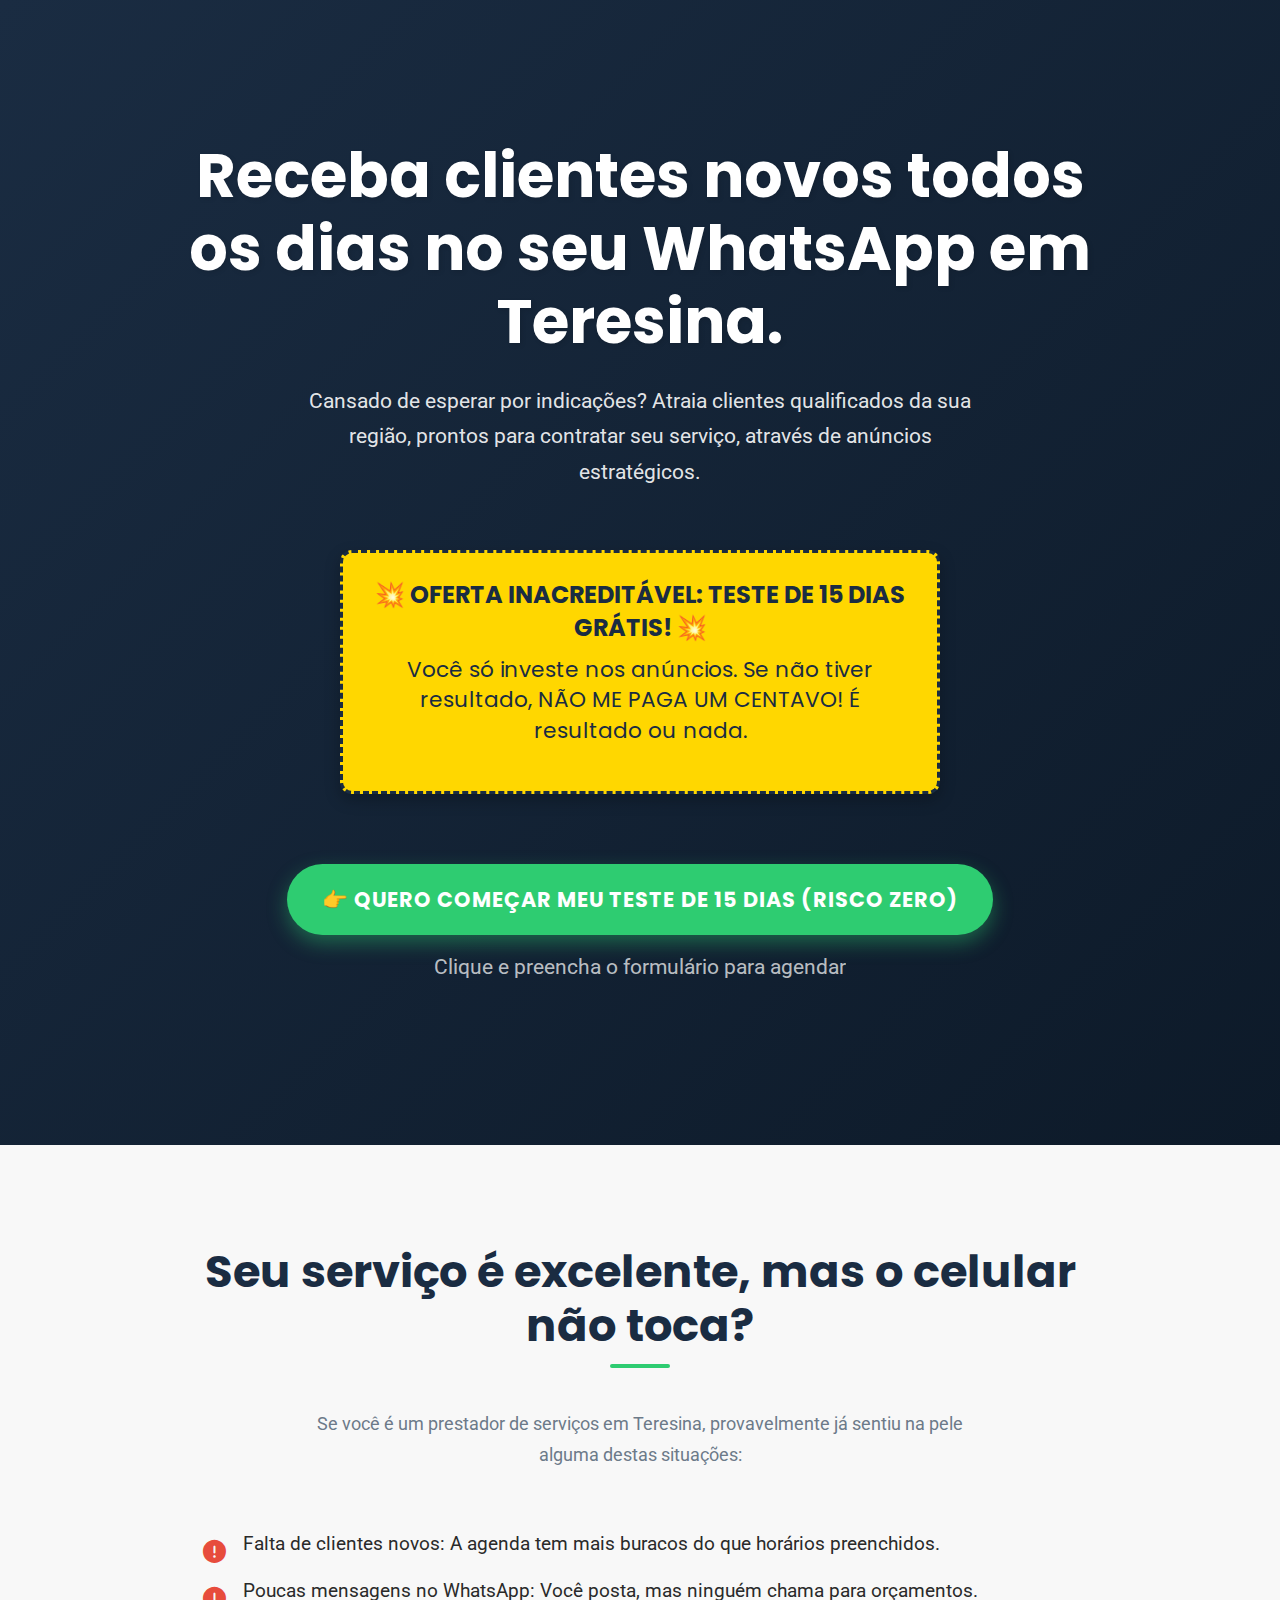
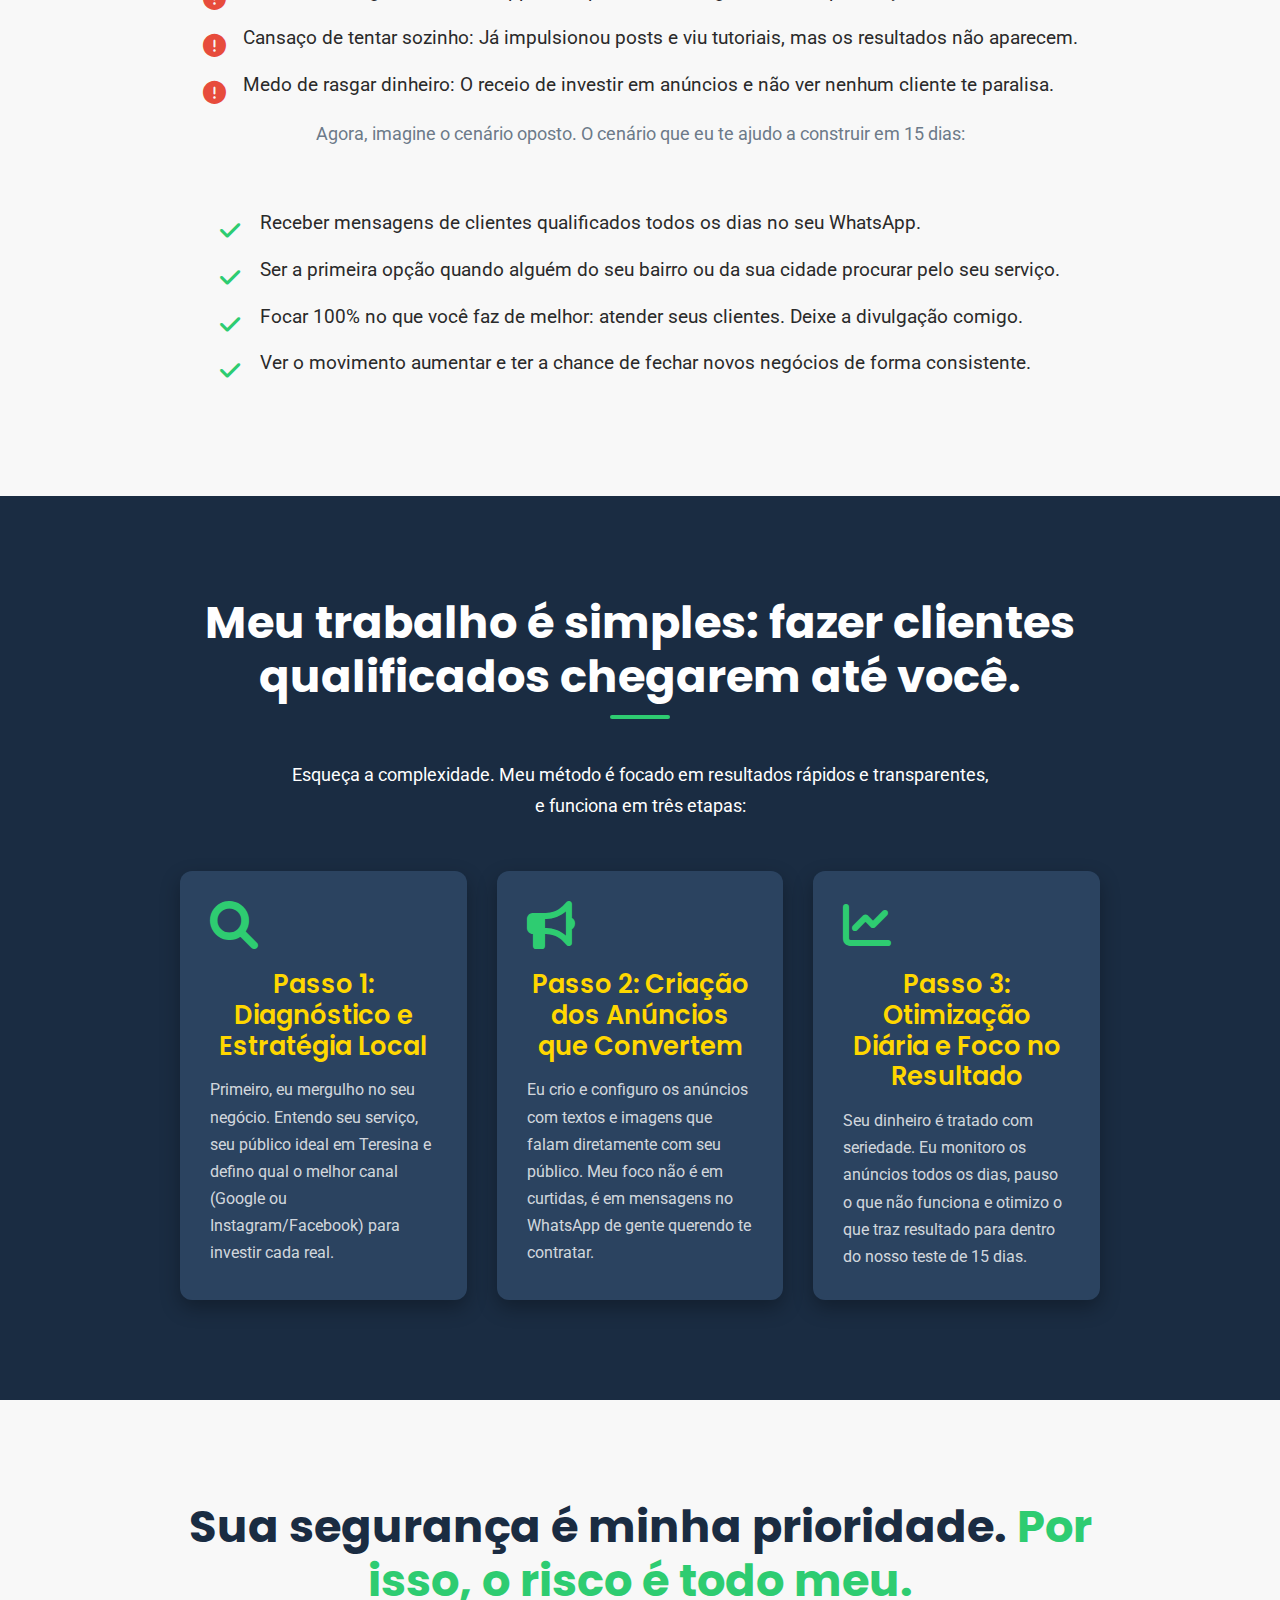
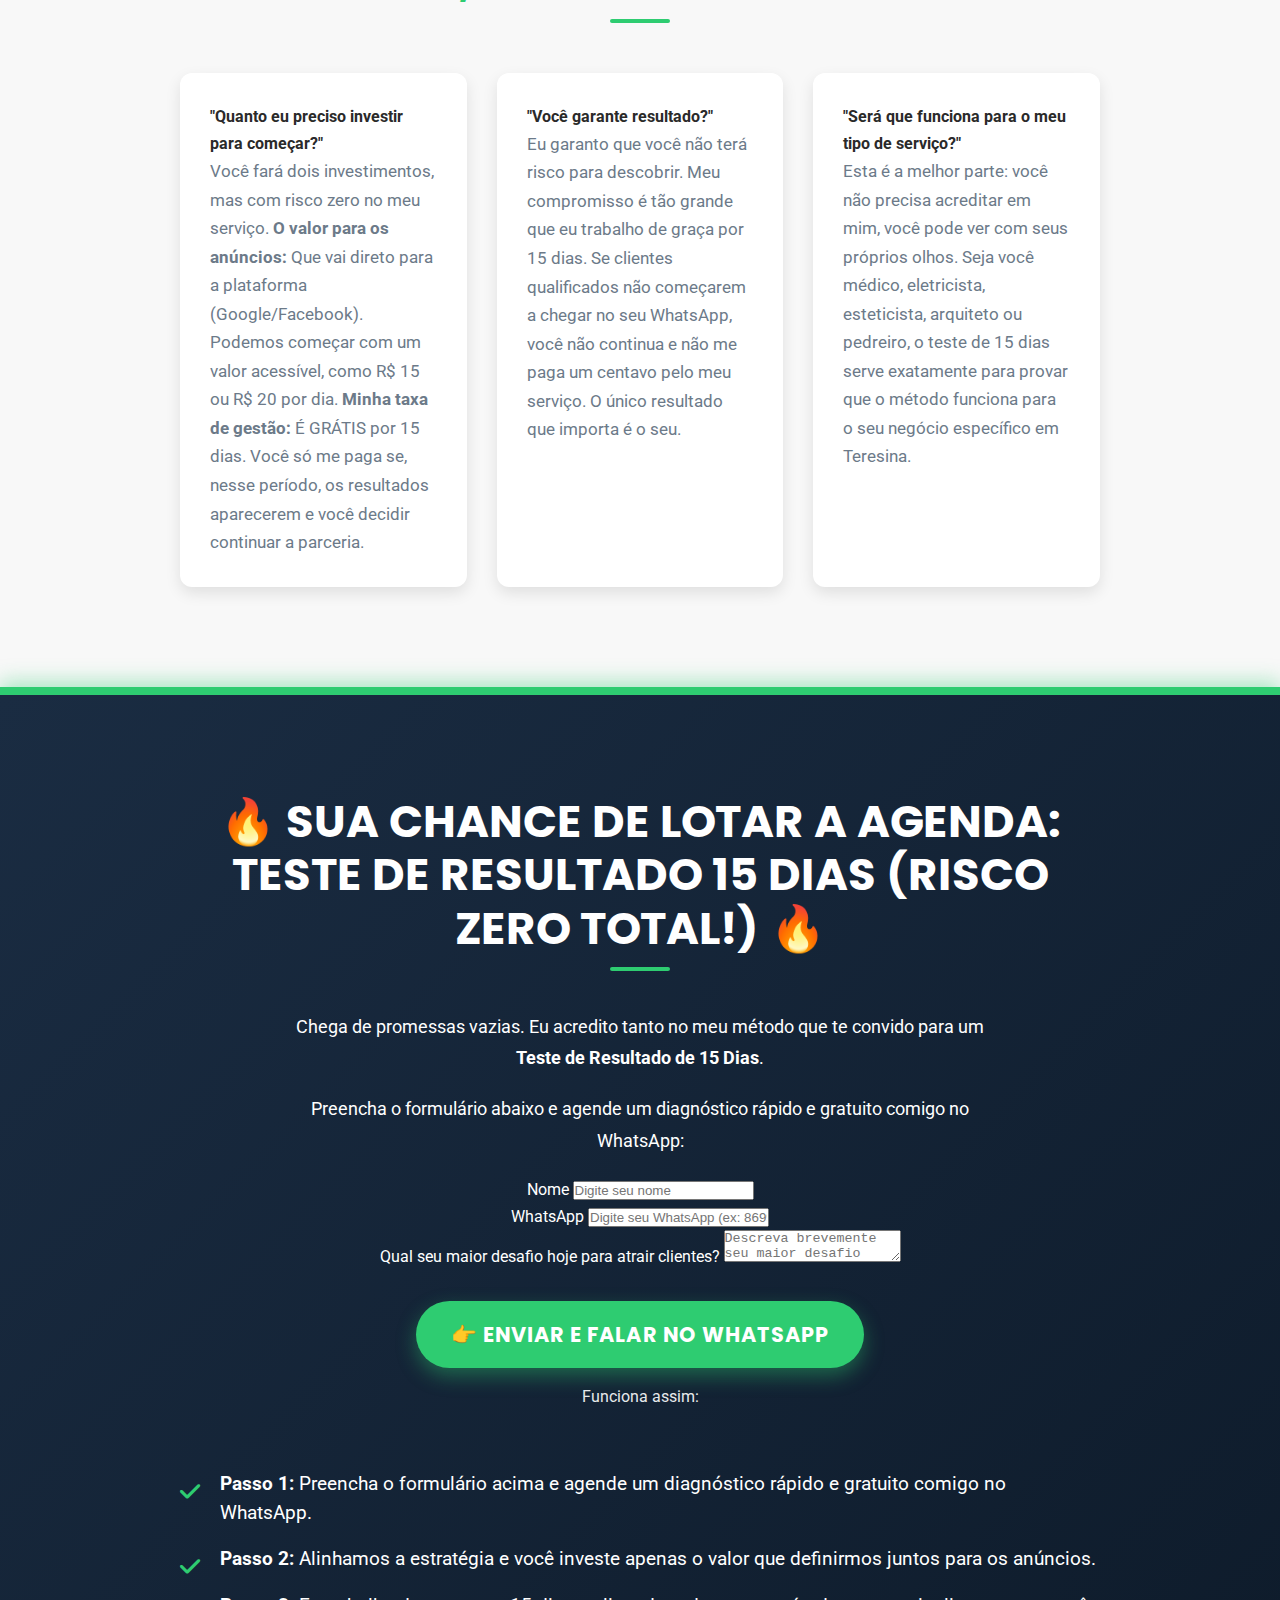
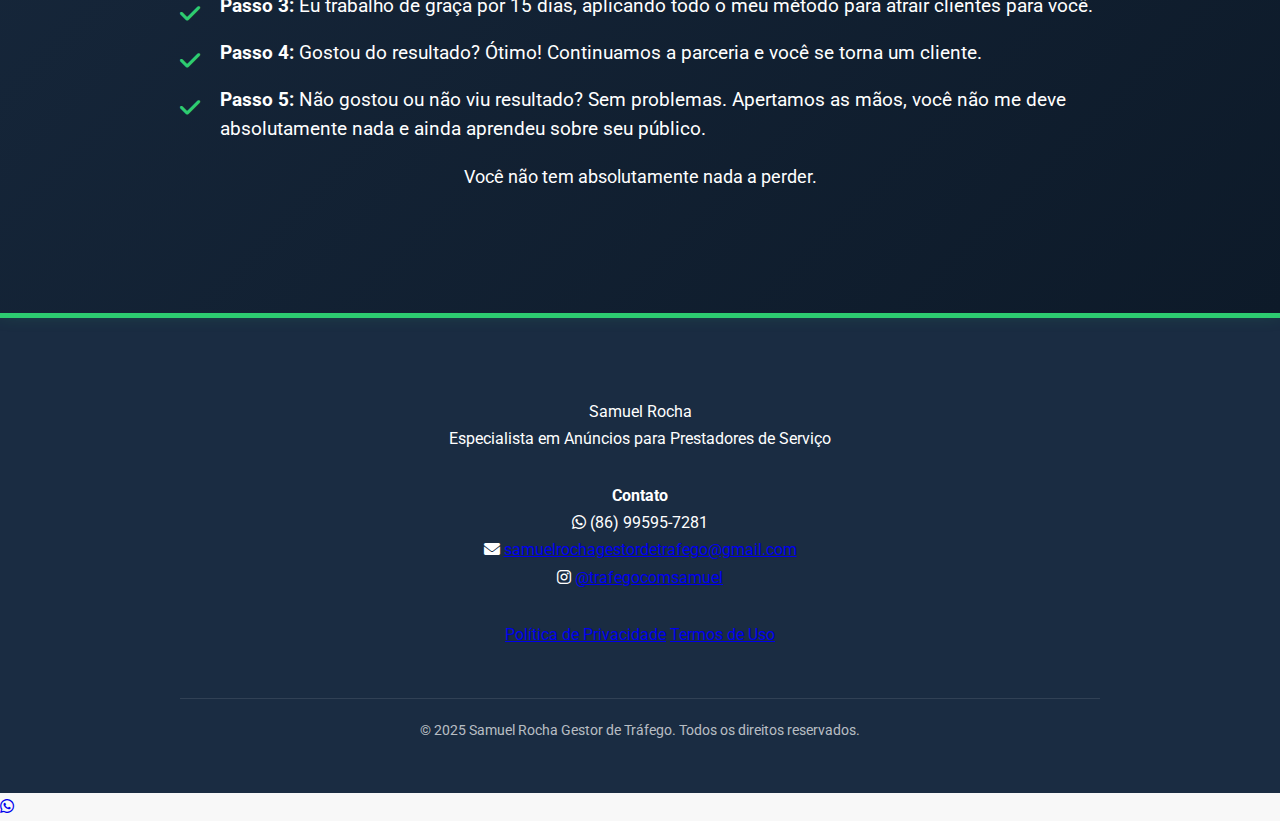
<file: index.html>
<!DOCTYPE html>
<html lang="pt-BR">
<head>
    <!-- Google Tag Manager -->
    <script>
        (function(w,d,s,l,i){w[l]=w[l]||[];w[l].push({'gtm.start':
        new Date().getTime(),event:'gtm.js'});var f=d.getElementsByTagName(s)[0],
        j=d.createElement(s),dl=l!='dataLayer'?'&l='+l:'';j.async=true;j.src=
        'https://www.googletagmanager.com/gtm.js?id='+i+dl;f.parentNode.insertBefore(j,f);
        })(window,document,'script','dataLayer','GTM-PRD64JJV');
    </script>
    <!-- End Google Tag Manager -->

    <meta charset="UTF-8">
    <meta name="viewport" content="width=device-width, initial-scale=1.0">
    <title>Samuel Rocha - Gestor de Tráfego</title>

    <!-- Favicon reservado -->
    <link rel="icon" href="favicon.png" type="image/png">

    <link rel="stylesheet" href="style.css">
    <link rel="stylesheet" href="https://cdnjs.cloudflare.com/ajax/libs/font-awesome/6.0.0-beta3/css/all.min.css">
</head>
<body>
    <!-- Google Tag Manager (noscript) -->
    <noscript>
        <iframe src="https://www.googletagmanager.com/ns.html?id=GTM-PRD64JJV"
        height="0" width="0" style="display:none;visibility:hidden"></iframe>
    </noscript>
    <!-- End Google Tag Manager (noscript) -->

<section class="hero-section section-dark">
    <div class="container">
            <h1>Receba clientes novos todos os dias no seu WhatsApp em Teresina.</h1>
            <p>Cansado de esperar por indicações? Atraia clientes qualificados da sua região, prontos para contratar seu serviço, através de anúncios estratégicos.</p>
            <div class="oferta-box">
                💥 OFERTA INACREDITÁVEL: TESTE DE 15 DIAS GRÁTIS! 💥
                <p>Você só investe nos anúncios. Se não tiver resultado, NÃO ME PAGA UM CENTAVO! É resultado ou nada.</p>
            </div>
            <a href="#oferta-final" id="cta-principal" class="cta-button">👉 Quero começar meu teste de 15 dias (Risco Zero)</a>
            <p class="sub-cta">Clique e preencha o formulário para agendar</p>
        </div>
    </section>

    <section id="dores">
        <div class="container">
            <h2>Seu serviço é excelente, mas o celular não toca?</h2>
            <p>Se você é um prestador de serviços em Teresina, provavelmente já sentiu na pele alguma destas situações:</p>
            <ul class="lista-dores animated-list">
                <li class="list-item-animate">Falta de clientes novos: A agenda tem mais buracos do que horários preenchidos.</li>
                <li class="list-item-animate">Poucas mensagens no WhatsApp: Você posta, mas ninguém chama para orçamentos.</li>
                <li class="list-item-animate">Cansaço de tentar sozinho: Já impulsionou posts e viu tutoriais, mas os resultados não aparecem.</li>
                <li class="list-item-animate">Medo de rasgar dinheiro: O receio de investir em anúncios e não ver nenhum cliente te paralisa.</li>
            </ul>
            <p>Agora, imagine o cenário oposto. O cenário que eu te ajudo a construir em 15 dias:</p>
            <ul class="lista-beneficios animated-list">
                <li class="list-item-animate">Receber mensagens de clientes qualificados todos os dias no seu WhatsApp.</li>
                <li class="list-item-animate">Ser a primeira opção quando alguém do seu bairro ou da sua cidade procurar pelo seu serviço.</li>
                <li class="list-item-animate">Focar 100% no que você faz de melhor: atender seus clientes. Deixe a divulgação comigo.</li>
                <li class="list-item-animate">Ver o movimento aumentar e ter a chance de fechar novos negócios de forma consistente.</li>
            </ul>
        </div>
    </section>

    <section id="solucao" class="section-dark">
        <div class="container">
            <h2>Meu trabalho é simples: fazer clientes qualificados chegarem até você.</h2>
            <p>Esqueça a complexidade. Meu método é focado em resultados rápidos e transparentes, e funciona em três etapas:</p>
            <div class="passos-container">
                <div class="passo animated-card">
                    <i class="fas fa-search passo-icon"></i>
                    <h3>Passo 1: Diagnóstico e Estratégia Local</h3>
                    <p>Primeiro, eu mergulho no seu negócio. Entendo seu serviço, seu público ideal em Teresina e defino qual o melhor canal (Google ou Instagram/Facebook) para investir cada real.</p>
                </div>
                <div class="passo animated-card">
                    <i class="fas fa-bullhorn passo-icon"></i>
                    <h3>Passo 2: Criação dos Anúncios que Convertem</h3>
                    <p>Eu crio e configuro os anúncios com textos e imagens que falam diretamente com seu público. Meu foco não é em curtidas, é em mensagens no WhatsApp de gente querendo te contratar.</p>
                </div>
                <div class="passo animated-card">
                    <i class="fas fa-chart-line passo-icon"></i>
                    <h3>Passo 3: Otimização Diária e Foco no Resultado</h3>
                    <p>Seu dinheiro é tratado com seriedade. Eu monitoro os anúncios todos os dias, pauso o que não funciona e otimizo o que traz resultado para dentro do nosso teste de 15 dias.</p>
                </div>
            </div>
        </div>
    </section>

    <section id="objecoes">
        <div class="container">
            <h2>Sua segurança é minha prioridade. <span class="highlight-secondary">Por isso, o risco é todo meu.</span></h2>
            <div class="objecoes-grid">
                <div class="objecao-item animated-card">
                    <h4>"Quanto eu preciso investir para começar?"</h4>
                    <p>Você fará dois investimentos, mas com risco zero no meu serviço. <strong>O valor para os anúncios:</strong> Que vai direto para a plataforma (Google/Facebook). Podemos começar com um valor acessível, como R$ 15 ou R$ 20 por dia. <strong>Minha taxa de gestão:</strong> É GRÁTIS por 15 dias. Você só me paga se, nesse período, os resultados aparecerem e você decidir continuar a parceria.</p>
                </div>
                <div class="objecao-item animated-card">
                    <h4>"Você garante resultado?"</h4>
                    <p>Eu garanto que você não terá risco para descobrir. Meu compromisso é tão grande que eu trabalho de graça por 15 dias. Se clientes qualificados não começarem a chegar no seu WhatsApp, você não continua e não me paga um centavo pelo meu serviço. O único resultado que importa é o seu.</p>
                </div>
                <div class="objecao-item animated-card">
                    <h4>"Será que funciona para o meu tipo de serviço?"</h4>
                    <p>Esta é a melhor parte: você não precisa acreditar em mim, você pode ver com seus próprios olhos. Seja você médico, eletricista, esteticista, arquiteto ou pedreiro, o teste de 15 dias serve exatamente para provar que o método funciona para o seu negócio específico em Teresina.</p>
                </div>
            </div>
        </div>
    </section>

    <section id="oferta-final" class="section-cta-final section-dark">
        <div class="container">
            <h2>🔥 SUA CHANCE DE LOTAR A AGENDA: TESTE DE RESULTADO 15 DIAS (RISCO ZERO TOTAL!) 🔥</h2>
            <p>Chega de promessas vazias. Eu acredito tanto no meu método que te convido para um <strong>Teste de Resultado de 15 Dias</strong>.</p>
            <p>Preencha o formulário abaixo e agende um diagnóstico rápido e gratuito comigo no WhatsApp:</p>
            <div class="form-container">
                <form id="contact-form" class="contact-form">
                    <div class="form-group">
                        <label for="nome">Nome</label>
                        <input type="text" id="nome" name="nome" placeholder="Digite seu nome" required>
                    </div>
                    <div class="form-group">
                        <label for="whatsapp">WhatsApp</label>
                        <input type="tel" id="whatsapp" name="whatsapp" placeholder="Digite seu WhatsApp (ex: 86999999999)" required pattern="[0-9]{10,13}">
                    </div>
                    <div class="form-group">
                        <label for="desafio">Qual seu maior desafio hoje para atrair clientes?</label>
                        <textarea id="desafio" name="desafio" placeholder="Descreva brevemente seu maior desafio" required></textarea>
                    </div>
                    <button type="submit" class="cta-button">👉 Enviar e Falar no WhatsApp</button>
                </form>
            </div>
            <p class="sub-cta">Funciona assim:</p>
            <ul class="lista-beneficios-final animated-list">
                <li class="list-item-animate"><strong>Passo 1:</strong> Preencha o formulário acima e agende um diagnóstico rápido e gratuito comigo no WhatsApp.</li>
                <li class="list-item-animate"><strong>Passo 2:</strong> Alinhamos a estratégia e você investe apenas o valor que definirmos juntos para os anúncios.</li>
                <li class="list-item-animate"><strong>Passo 3:</strong> Eu trabalho de graça por 15 dias, aplicando todo o meu método para atrair clientes para você.</li>
                <li class="list-item-animate"><strong>Passo 4:</strong> Gostou do resultado? Ótimo! Continuamos a parceria e você se torna um cliente.</li>
                <li class="list-item-animate"><strong>Passo 5:</strong> Não gostou ou não viu resultado? Sem problemas. Apertamos as mãos, você não me deve absolutamente nada e ainda aprendeu sobre seu público.</li>
            </ul>
            <p>Você não tem absolutamente nada a perder.</p>
        </div>
    </section>

    <footer>
        <div class="container">
            <div class="footer-col-info">
                <div class="footer-brand-name">Samuel Rocha</div>
                <div class="footer-brand-tagline">Especialista em Anúncios para Prestadores de Serviço</div>
            </div>
            <div class="footer-contact">
                <h4>Contato</h4>
                <div class="contact-item">
                    <i class="fab fa-whatsapp"></i>
                    <span id="whatsapp-number">(86) 99595-7281</span>
                </div>
                <div class="contact-item">
                    <i class="fas fa-envelope"></i>
                    <a href="mailto:samuelrochagestordetrafego@gmail.com">samuelrochagestordetrafego@gmail.com</a>
                </div>
                <div class="contact-item">
                    <i class="fab fa-instagram"></i>
                    <a href="https://instagram.com/trafegocomsamuel" target="_blank">@trafegocomsamuel</a>
                </div>
            </div>
   <div class="footer-legal-links">
                <a href="politica-de-privacidade.html" target="_blank" class="legal-link">Política de Privacidade</a>
                <a href="termos-de-uso.html" target="_blank" class="legal-link">Termos de Uso</a>
            </div>
            <div class="footer-bottom">
                <p>© 2025 Samuel Rocha Gestor de Tráfego. Todos os direitos reservados.</p>
            </div>
        </div>
    </footer>

    <a href="#oferta-final" id="whatsapp-float-btn" class="whatsapp-float">
        <i class="fab fa-whatsapp"></i>
    </a>

    <script src="script.js"></script>
</body>
</html>
</file>
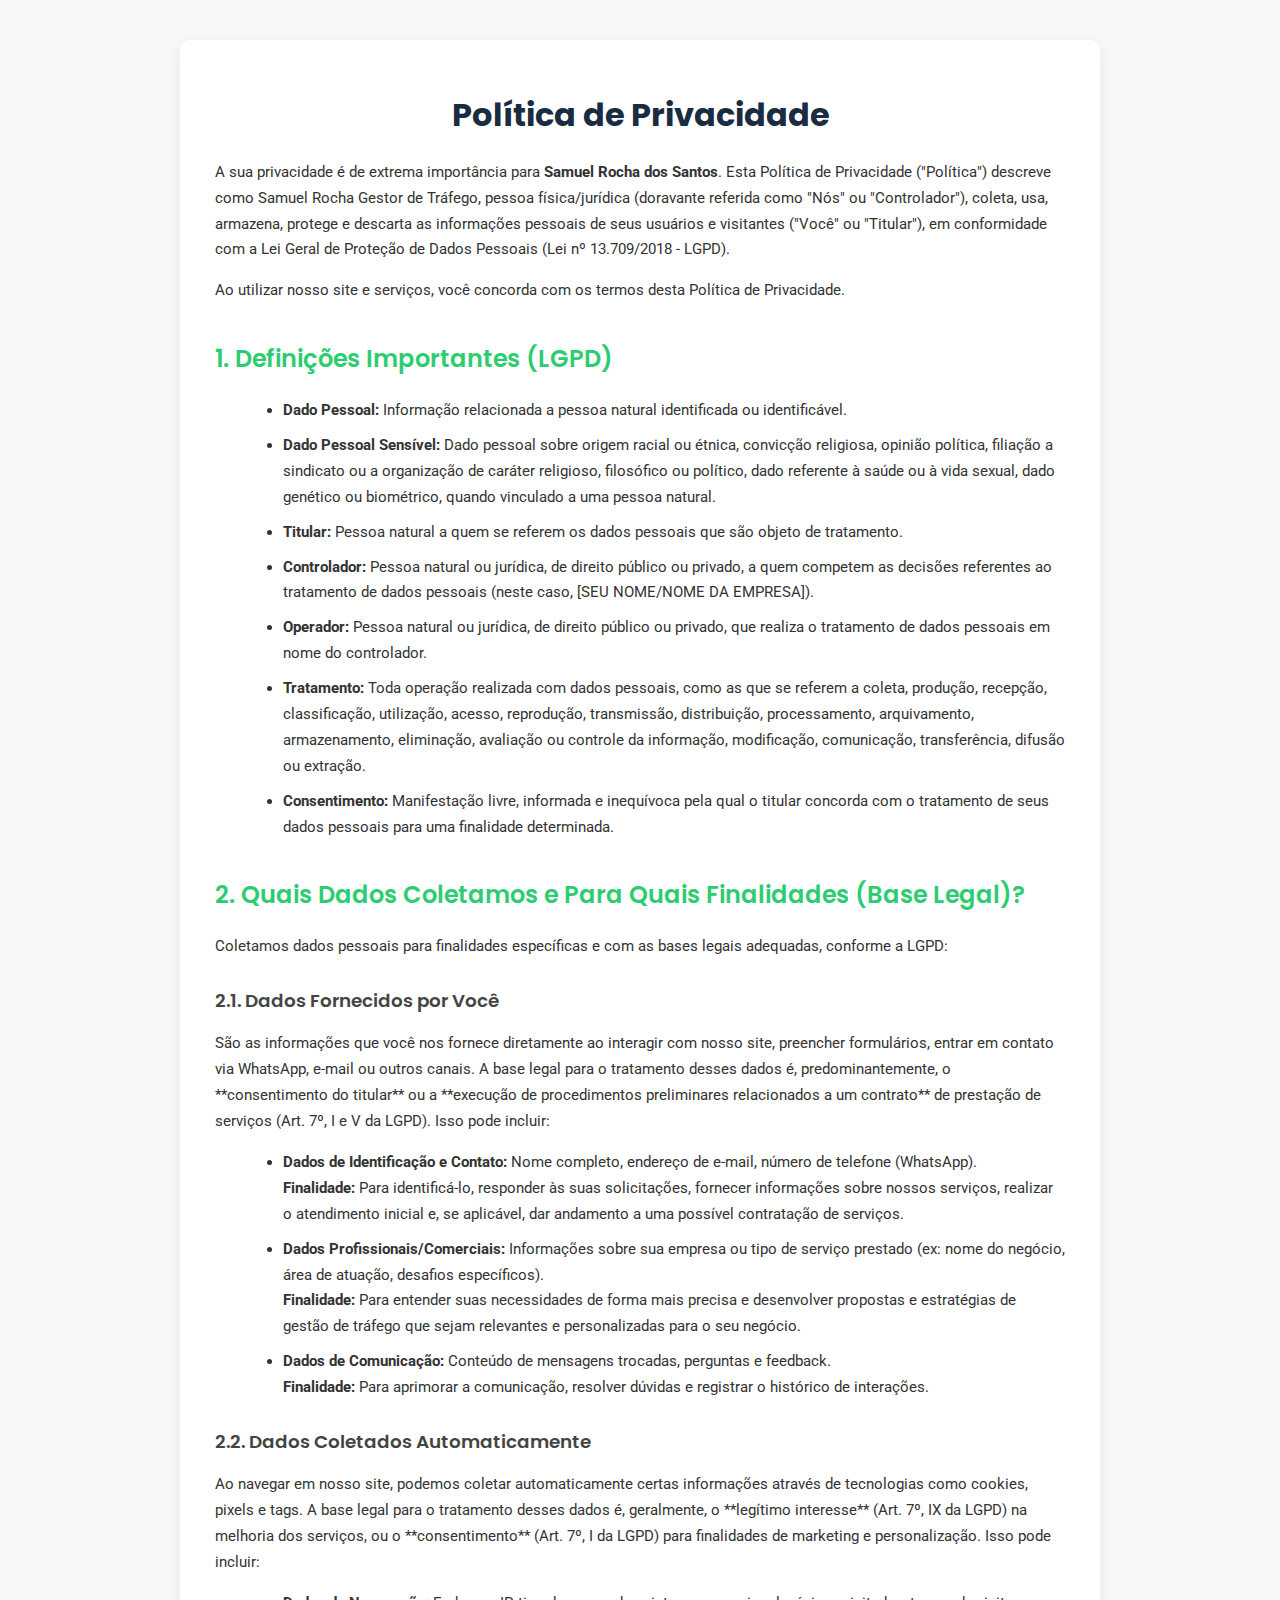
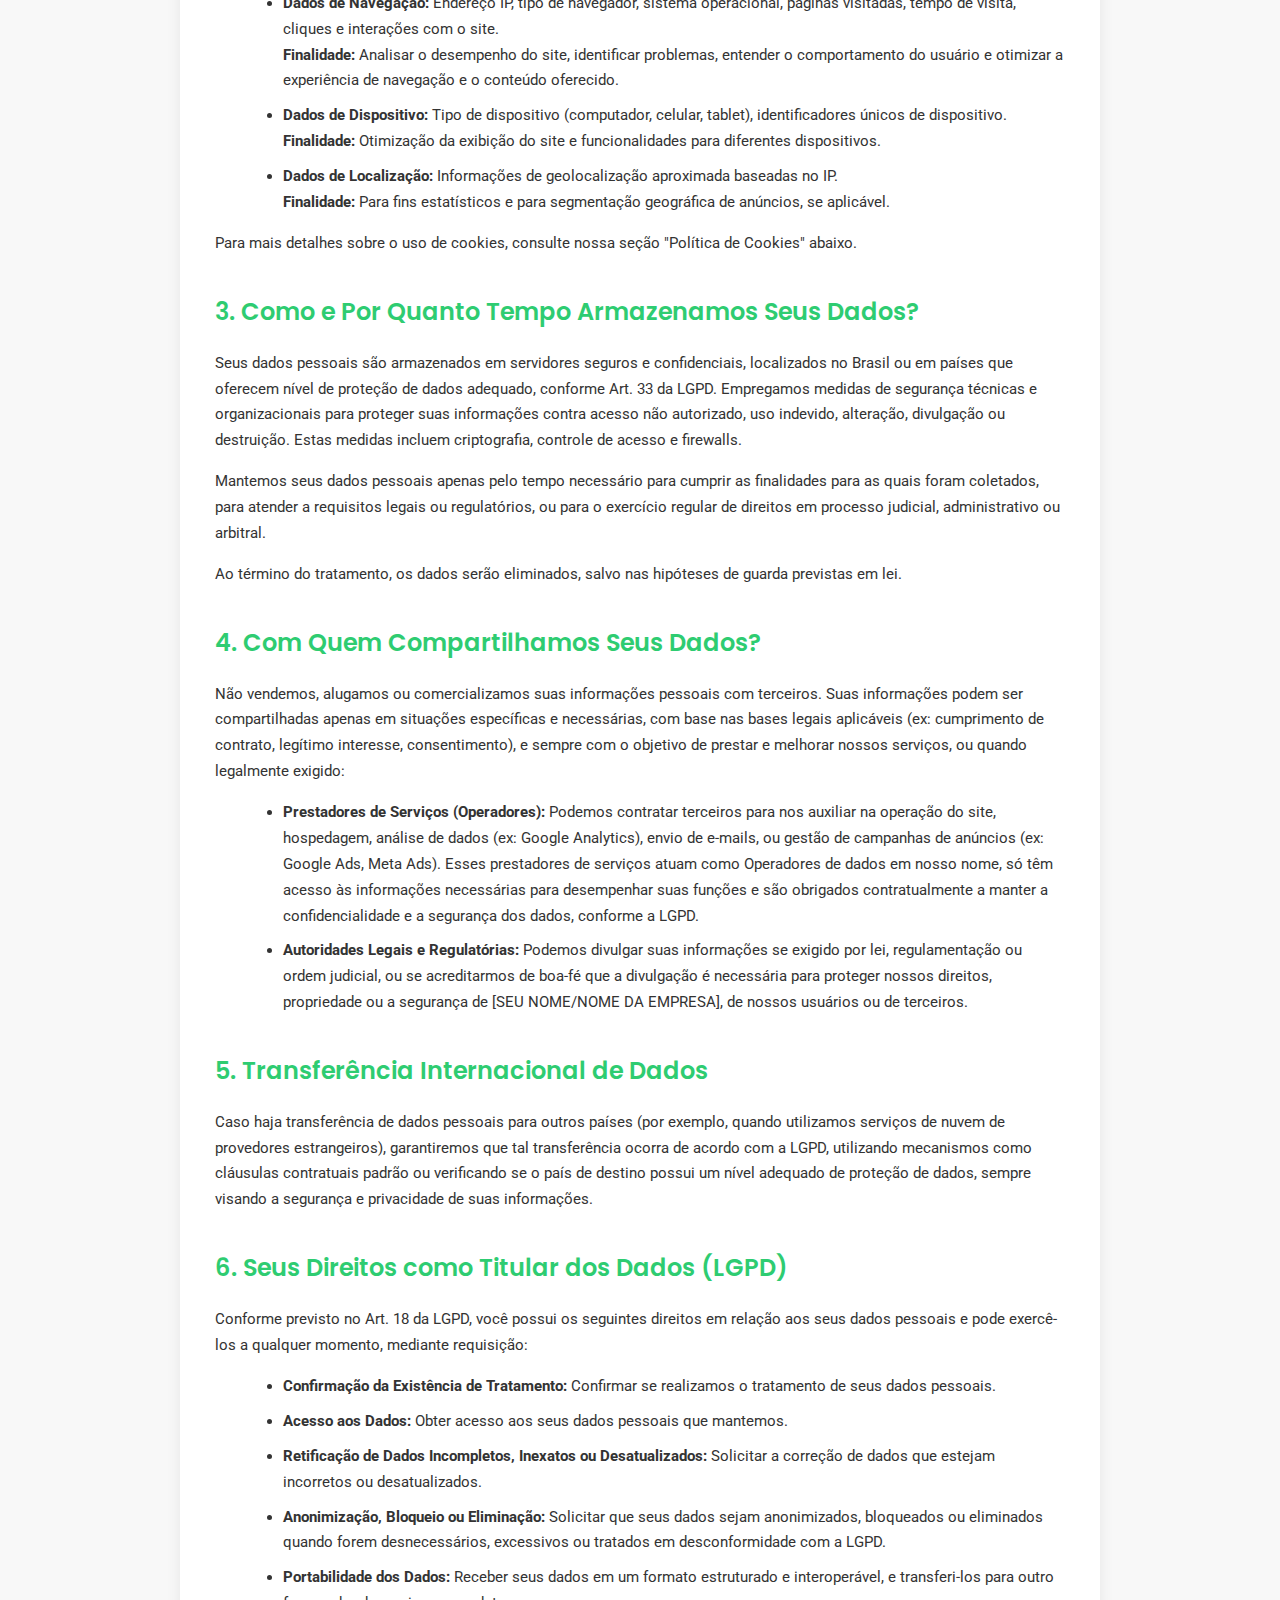
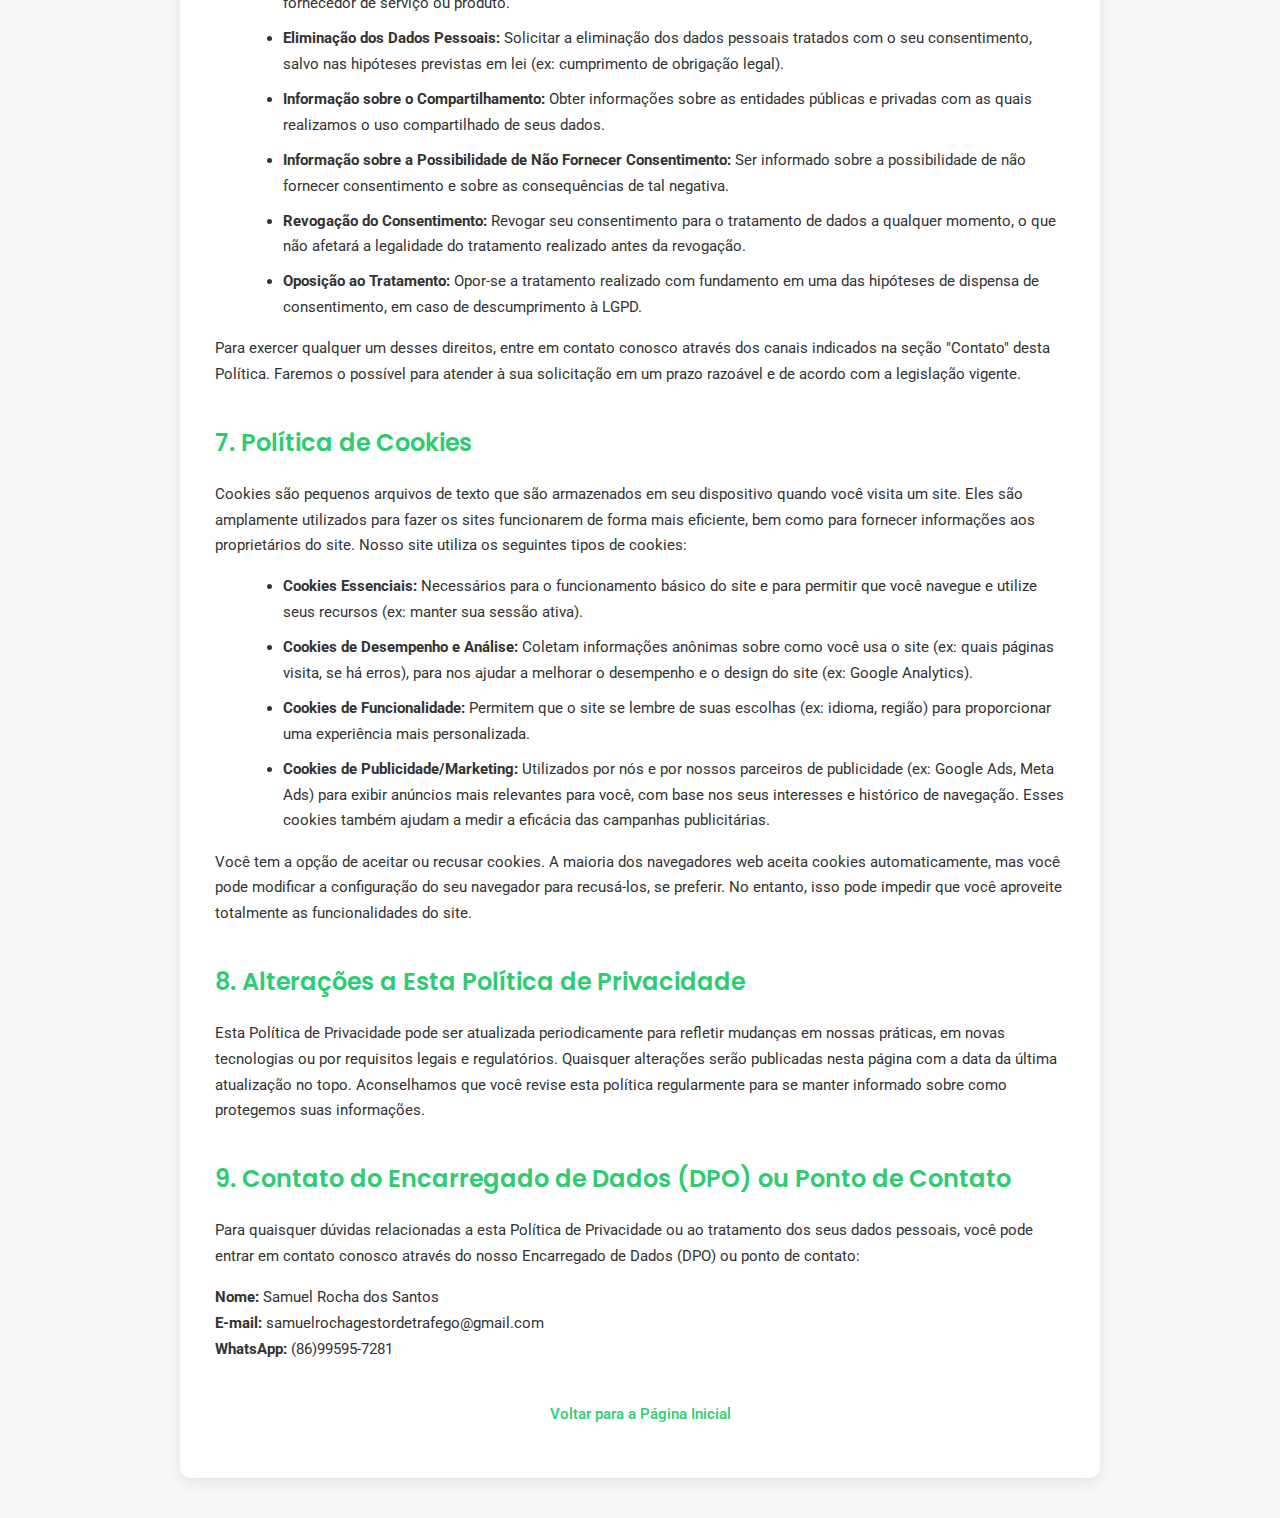
<file: politica-de-privacidade.html>
<!DOCTYPE html>
<html lang="pt-BR">
<head>
    <meta charset="UTF-8">
    <meta name="viewport" content="width=device-width, initial-scale=1.0">
    <title>Política de Privacidade - Samuel Rocha</title>
    
    <link rel="stylesheet" href="https://cdnjs.cloudflare.com/ajax/libs/font-awesome/6.0.0/css/all.min.css"> 
    
    <link href="https://fonts.googleapis.com/css2?family=Poppins:wght@400;600;700&family=Roboto:wght@400;700&display=swap" rel="stylesheet">
    
    <link rel="stylesheet" href="politica-de-privacidade-style.css">
<link rel="icon" type="image/png" href="favicon.png"> 
</head>
<body>
    <div class="policy-container">
        <h1>Política de Privacidade</h1>

        <p>A sua privacidade é de extrema importância para <strong>Samuel Rocha dos Santos</strong>. Esta Política de Privacidade ("Política") descreve como Samuel Rocha Gestor de Tráfego, pessoa física/jurídica (doravante referida como "Nós" ou "Controlador"), coleta, usa, armazena, protege e descarta as informações pessoais de seus usuários e visitantes ("Você" ou "Titular"), em conformidade com a Lei Geral de Proteção de Dados Pessoais (Lei nº 13.709/2018 - LGPD).</p>
        <p>Ao utilizar nosso site e serviços, você concorda com os termos desta Política de Privacidade.</p>

        <h2>1. Definições Importantes (LGPD)</h2>
        <ul>
            <li><strong>Dado Pessoal:</strong> Informação relacionada a pessoa natural identificada ou identificável.</li>
            <li><strong>Dado Pessoal Sensível:</strong> Dado pessoal sobre origem racial ou étnica, convicção religiosa, opinião política, filiação a sindicato ou a organização de caráter religioso, filosófico ou político, dado referente à saúde ou à vida sexual, dado genético ou biométrico, quando vinculado a uma pessoa natural.</li>
            <li><strong>Titular:</strong> Pessoa natural a quem se referem os dados pessoais que são objeto de tratamento.</li>
            <li><strong>Controlador:</strong> Pessoa natural ou jurídica, de direito público ou privado, a quem competem as decisões referentes ao tratamento de dados pessoais (neste caso, [SEU NOME/NOME DA EMPRESA]).</li>
            <li><strong>Operador:</strong> Pessoa natural ou jurídica, de direito público ou privado, que realiza o tratamento de dados pessoais em nome do controlador.</li>
            <li><strong>Tratamento:</strong> Toda operação realizada com dados pessoais, como as que se referem a coleta, produção, recepção, classificação, utilização, acesso, reprodução, transmissão, distribuição, processamento, arquivamento, armazenamento, eliminação, avaliação ou controle da informação, modificação, comunicação, transferência, difusão ou extração.</li>
            <li><strong>Consentimento:</strong> Manifestação livre, informada e inequívoca pela qual o titular concorda com o tratamento de seus dados pessoais para uma finalidade determinada.</li>
        </ul>

        <h2>2. Quais Dados Coletamos e Para Quais Finalidades (Base Legal)?</h2>
        <p>Coletamos dados pessoais para finalidades específicas e com as bases legais adequadas, conforme a LGPD:</p>
        
        <h3>2.1. Dados Fornecidos por Você</h3>
        <p>São as informações que você nos fornece diretamente ao interagir com nosso site, preencher formulários, entrar em contato via WhatsApp, e-mail ou outros canais. A base legal para o tratamento desses dados é, predominantemente, o **consentimento do titular** ou a **execução de procedimentos preliminares relacionados a um contrato** de prestação de serviços (Art. 7º, I e V da LGPD). Isso pode incluir:</p>
        <ul>
            <li><strong>Dados de Identificação e Contato:</strong> Nome completo, endereço de e-mail, número de telefone (WhatsApp).<br>
                <strong>Finalidade:</strong> Para identificá-lo, responder às suas solicitações, fornecer informações sobre nossos serviços, realizar o atendimento inicial e, se aplicável, dar andamento a uma possível contratação de serviços.</li>
            <li><strong>Dados Profissionais/Comerciais:</strong> Informações sobre sua empresa ou tipo de serviço prestado (ex: nome do negócio, área de atuação, desafios específicos).<br>
                <strong>Finalidade:</strong> Para entender suas necessidades de forma mais precisa e desenvolver propostas e estratégias de gestão de tráfego que sejam relevantes e personalizadas para o seu negócio.</li>
            <li><strong>Dados de Comunicação:</strong> Conteúdo de mensagens trocadas, perguntas e feedback.<br>
                <strong>Finalidade:</strong> Para aprimorar a comunicação, resolver dúvidas e registrar o histórico de interações.</li>
        </ul>

        <h3>2.2. Dados Coletados Automaticamente</h3>
        <p>Ao navegar em nosso site, podemos coletar automaticamente certas informações através de tecnologias como cookies, pixels e tags. A base legal para o tratamento desses dados é, geralmente, o **legítimo interesse** (Art. 7º, IX da LGPD) na melhoria dos serviços, ou o **consentimento** (Art. 7º, I da LGPD) para finalidades de marketing e personalização. Isso pode incluir:</p>
        <ul>
            <li><strong>Dados de Navegação:</strong> Endereço IP, tipo de navegador, sistema operacional, páginas visitadas, tempo de visita, cliques e interações com o site.<br>
                <strong>Finalidade:</strong> Analisar o desempenho do site, identificar problemas, entender o comportamento do usuário e otimizar a experiência de navegação e o conteúdo oferecido.</li>
            <li><strong>Dados de Dispositivo:</strong> Tipo de dispositivo (computador, celular, tablet), identificadores únicos de dispositivo.<br>
                <strong>Finalidade:</strong> Otimização da exibição do site e funcionalidades para diferentes dispositivos.</li>
            <li><strong>Dados de Localização:</strong> Informações de geolocalização aproximada baseadas no IP.<br>
                <strong>Finalidade:</strong> Para fins estatísticos e para segmentação geográfica de anúncios, se aplicável.</li>
        </ul>
        <p>Para mais detalhes sobre o uso de cookies, consulte nossa seção "Política de Cookies" abaixo.</p>

        <h2>3. Como e Por Quanto Tempo Armazenamos Seus Dados?</h2>
        <p>Seus dados pessoais são armazenados em servidores seguros e confidenciais, localizados no Brasil ou em países que oferecem nível de proteção de dados adequado, conforme Art. 33 da LGPD. Empregamos medidas de segurança técnicas e organizacionais para proteger suas informações contra acesso não autorizado, uso indevido, alteração, divulgação ou destruição. Estas medidas incluem criptografia, controle de acesso e firewalls.</p>
        <p>Mantemos seus dados pessoais apenas pelo tempo necessário para cumprir as finalidades para as quais foram coletados, para atender a requisitos legais ou regulatórios, ou para o exercício regular de direitos em processo judicial, administrativo ou arbitral.</p>
        <p>Ao término do tratamento, os dados serão eliminados, salvo nas hipóteses de guarda previstas em lei.</p>

        <h2>4. Com Quem Compartilhamos Seus Dados?</h2>
        <p>Não vendemos, alugamos ou comercializamos suas informações pessoais com terceiros. Suas informações podem ser compartilhadas apenas em situações específicas e necessárias, com base nas bases legais aplicáveis (ex: cumprimento de contrato, legítimo interesse, consentimento), e sempre com o objetivo de prestar e melhorar nossos serviços, ou quando legalmente exigido:</p>
        <ul>
            <li><strong>Prestadores de Serviços (Operadores):</strong> Podemos contratar terceiros para nos auxiliar na operação do site, hospedagem, análise de dados (ex: Google Analytics), envio de e-mails, ou gestão de campanhas de anúncios (ex: Google Ads, Meta Ads). Esses prestadores de serviços atuam como Operadores de dados em nosso nome, só têm acesso às informações necessárias para desempenhar suas funções e são obrigados contratualmente a manter a confidencialidade e a segurança dos dados, conforme a LGPD.</li>
            <li><strong>Autoridades Legais e Regulatórias:</strong> Podemos divulgar suas informações se exigido por lei, regulamentação ou ordem judicial, ou se acreditarmos de boa-fé que a divulgação é necessária para proteger nossos direitos, propriedade ou a segurança de [SEU NOME/NOME DA EMPRESA], de nossos usuários ou de terceiros.</li>
        </ul>

        <h2>5. Transferência Internacional de Dados</h2>
        <p>Caso haja transferência de dados pessoais para outros países (por exemplo, quando utilizamos serviços de nuvem de provedores estrangeiros), garantiremos que tal transferência ocorra de acordo com a LGPD, utilizando mecanismos como cláusulas contratuais padrão ou verificando se o país de destino possui um nível adequado de proteção de dados, sempre visando a segurança e privacidade de suas informações.</p>

        <h2>6. Seus Direitos como Titular dos Dados (LGPD)</h2>
        <p>Conforme previsto no Art. 18 da LGPD, você possui os seguintes direitos em relação aos seus dados pessoais e pode exercê-los a qualquer momento, mediante requisição:</p>
        <ul>
            <li><strong>Confirmação da Existência de Tratamento:</strong> Confirmar se realizamos o tratamento de seus dados pessoais.</li>
            <li><strong>Acesso aos Dados:</strong> Obter acesso aos seus dados pessoais que mantemos.</li>
            <li><strong>Retificação de Dados Incompletos, Inexatos ou Desatualizados:</strong> Solicitar a correção de dados que estejam incorretos ou desatualizados.</li>
            <li><strong>Anonimização, Bloqueio ou Eliminação:</strong> Solicitar que seus dados sejam anonimizados, bloqueados ou eliminados quando forem desnecessários, excessivos ou tratados em desconformidade com a LGPD.</li>
            <li><strong>Portabilidade dos Dados:</strong> Receber seus dados em um formato estruturado e interoperável, e transferi-los para outro fornecedor de serviço ou produto.</li>
            <li><strong>Eliminação dos Dados Pessoais:</strong> Solicitar a eliminação dos dados pessoais tratados com o seu consentimento, salvo nas hipóteses previstas em lei (ex: cumprimento de obrigação legal).</li>
            <li><strong>Informação sobre o Compartilhamento:</strong> Obter informações sobre as entidades públicas e privadas com as quais realizamos o uso compartilhado de seus dados.</li>
            <li><strong>Informação sobre a Possibilidade de Não Fornecer Consentimento:</strong> Ser informado sobre a possibilidade de não fornecer consentimento e sobre as consequências de tal negativa.</li>
            <li><strong>Revogação do Consentimento:</strong> Revogar seu consentimento para o tratamento de dados a qualquer momento, o que não afetará a legalidade do tratamento realizado antes da revogação.</li>
            <li><strong>Oposição ao Tratamento:</strong> Opor-se a tratamento realizado com fundamento em uma das hipóteses de dispensa de consentimento, em caso de descumprimento à LGPD.</li>
        </ul>
        <p>Para exercer qualquer um desses direitos, entre em contato conosco através dos canais indicados na seção "Contato" desta Política. Faremos o possível para atender à sua solicitação em um prazo razoável e de acordo com a legislação vigente.</p>

        <h2>7. Política de Cookies</h2>
        <p>Cookies são pequenos arquivos de texto que são armazenados em seu dispositivo quando você visita um site. Eles são amplamente utilizados para fazer os sites funcionarem de forma mais eficiente, bem como para fornecer informações aos proprietários do site. Nosso site utiliza os seguintes tipos de cookies:</p>
        <ul>
            <li><strong>Cookies Essenciais:</strong> Necessários para o funcionamento básico do site e para permitir que você navegue e utilize seus recursos (ex: manter sua sessão ativa).</li>
            <li><strong>Cookies de Desempenho e Análise:</strong> Coletam informações anônimas sobre como você usa o site (ex: quais páginas visita, se há erros), para nos ajudar a melhorar o desempenho e o design do site (ex: Google Analytics).</li>
            <li><strong>Cookies de Funcionalidade:</strong> Permitem que o site se lembre de suas escolhas (ex: idioma, região) para proporcionar uma experiência mais personalizada.</li>
            <li><strong>Cookies de Publicidade/Marketing:</strong> Utilizados por nós e por nossos parceiros de publicidade (ex: Google Ads, Meta Ads) para exibir anúncios mais relevantes para você, com base nos seus interesses e histórico de navegação. Esses cookies também ajudam a medir a eficácia das campanhas publicitárias.</li>
        </ul>
        <p>Você tem a opção de aceitar ou recusar cookies. A maioria dos navegadores web aceita cookies automaticamente, mas você pode modificar a configuração do seu navegador para recusá-los, se preferir. No entanto, isso pode impedir que você aproveite totalmente as funcionalidades do site.</p>

        <h2>8. Alterações a Esta Política de Privacidade</h2>
        <p>Esta Política de Privacidade pode ser atualizada periodicamente para refletir mudanças em nossas práticas, em novas tecnologias ou por requisitos legais e regulatórios. Quaisquer alterações serão publicadas nesta página com a data da última atualização no topo. Aconselhamos que você revise esta política regularmente para se manter informado sobre como protegemos suas informações.</p>

        <h2>9. Contato do Encarregado de Dados (DPO) ou Ponto de Contato</h2>
        <p>Para quaisquer dúvidas relacionadas a esta Política de Privacidade ou ao tratamento dos seus dados pessoais, você pode entrar em contato conosco através do nosso Encarregado de Dados (DPO) ou ponto de contato:</p>
        <p><strong>Nome:</strong> Samuel Rocha dos Santos<br>
        <strong>E-mail:</strong> samuelrochagestordetrafego@gmail.com<br>
        <strong>WhatsApp:</strong> (86)99595-7281</p>

        <p style="text-align: center; margin-top: 40px;"><a href="index.html">Voltar para a Página Inicial</a></p>
    </div>
</body>
</html>
</file>
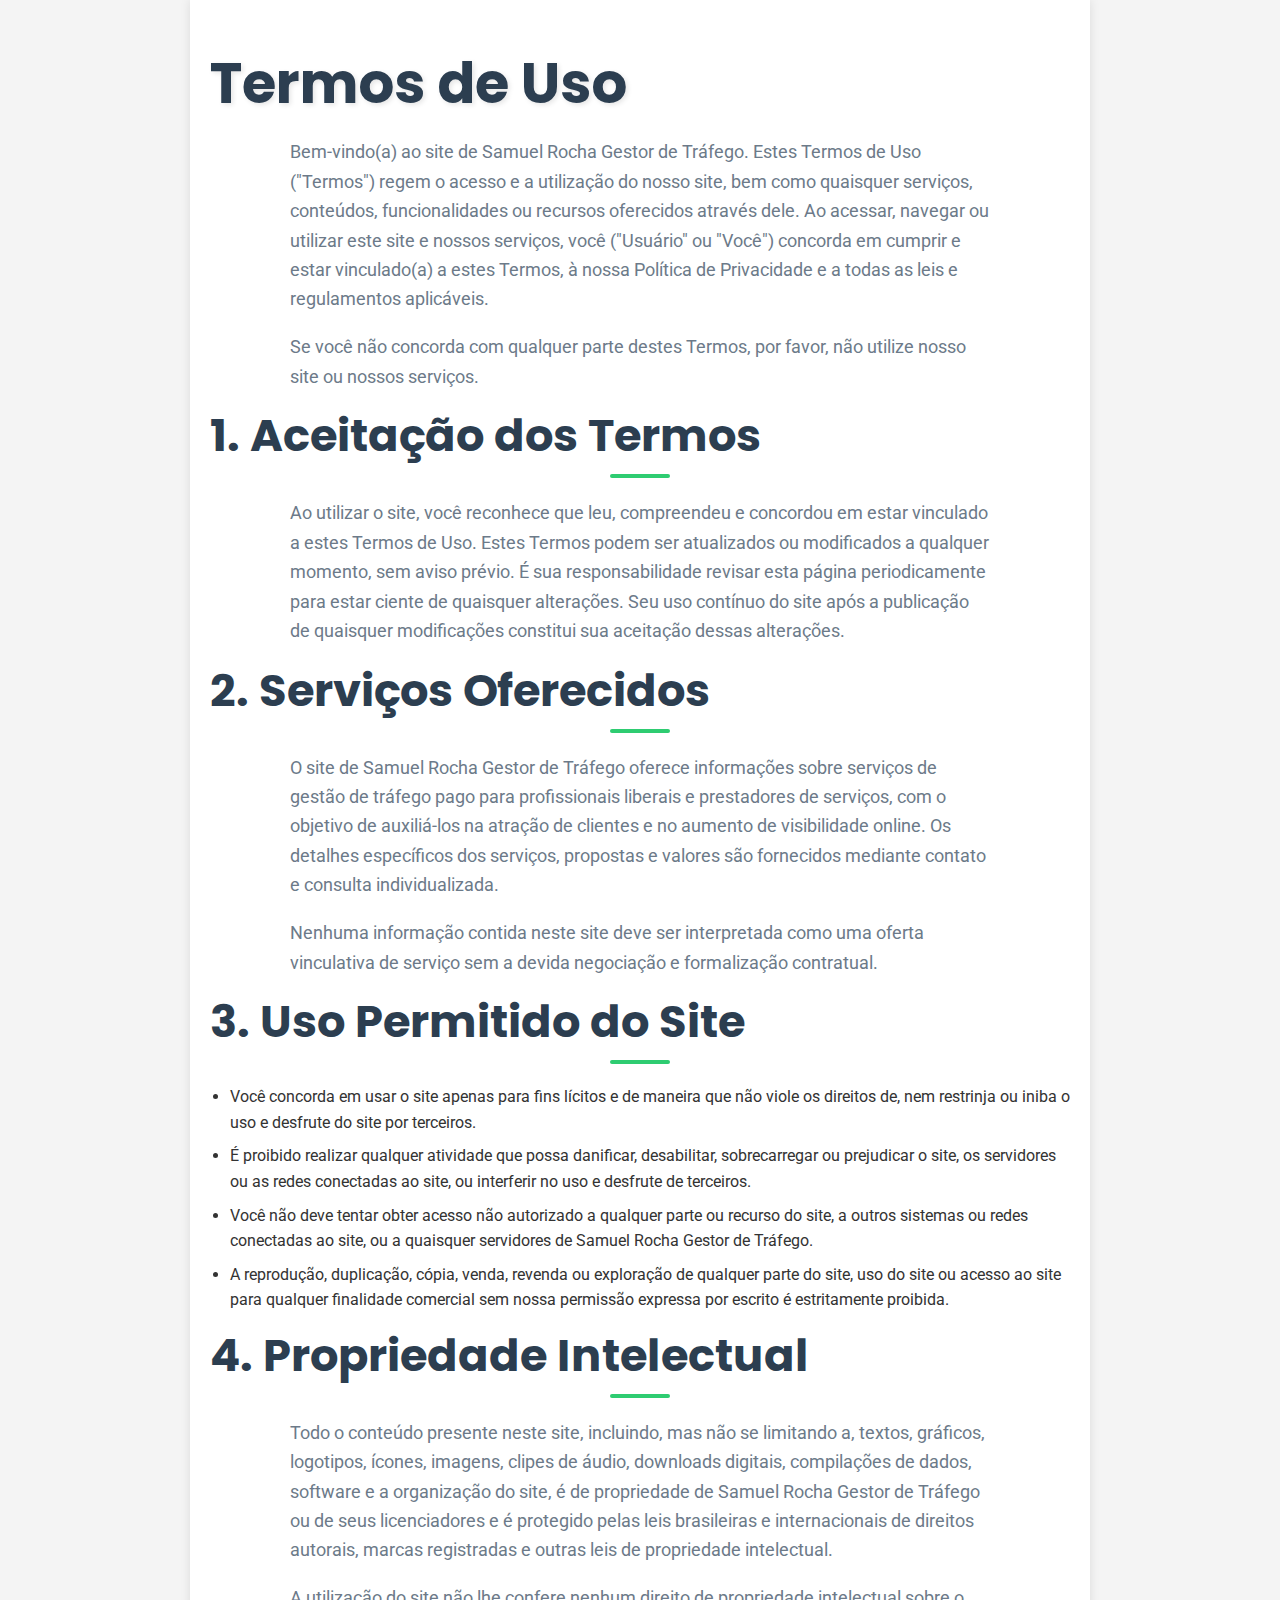
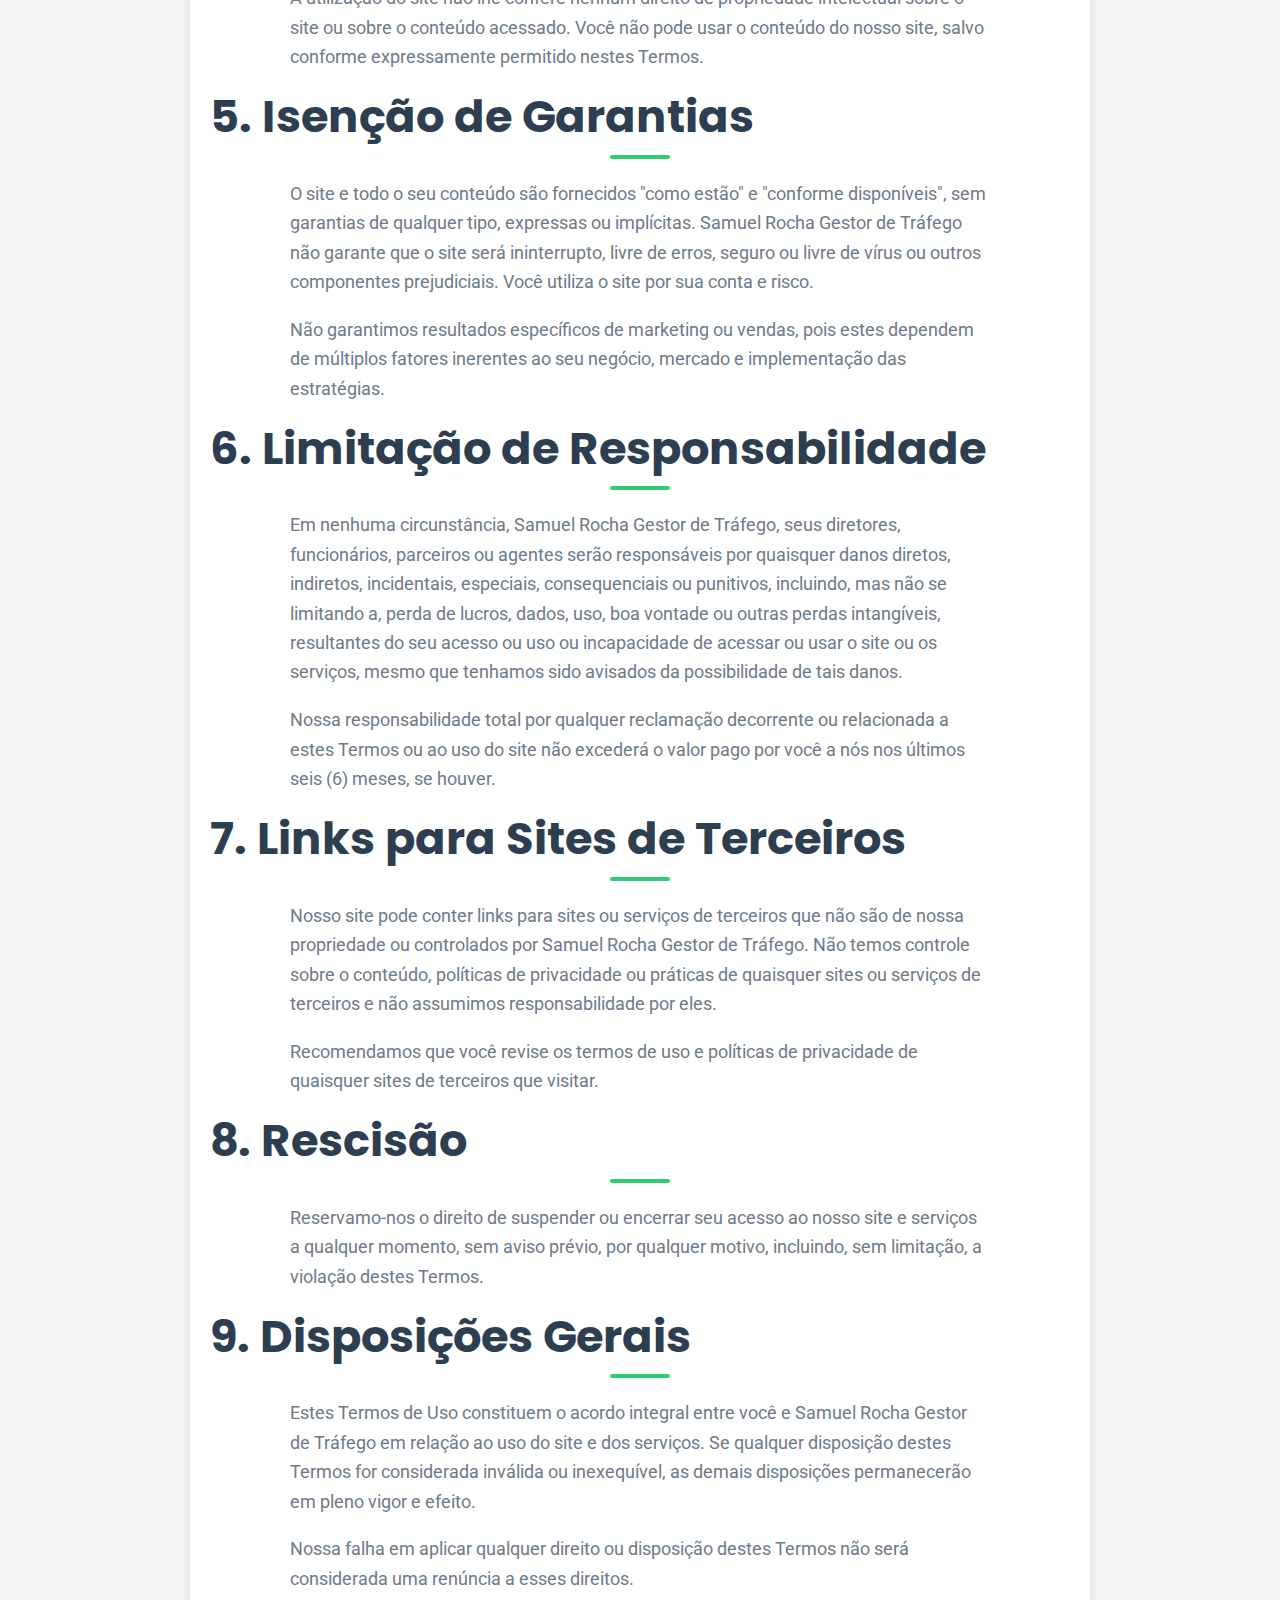
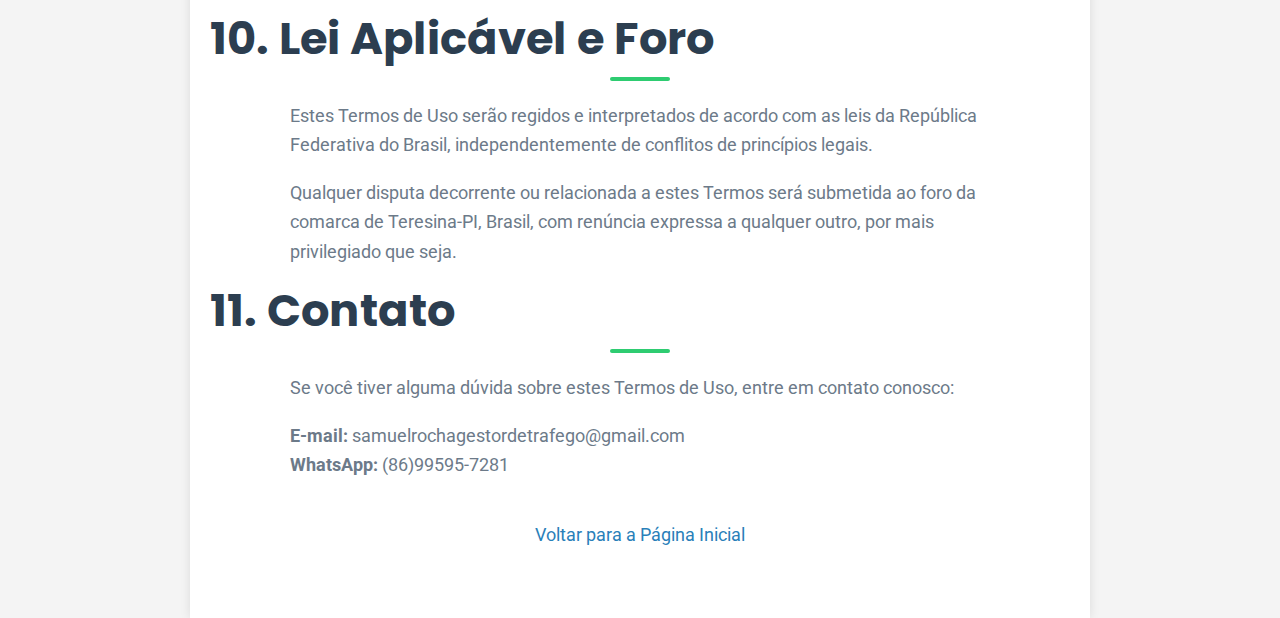
<file: termos-de-uso.html>
<!DOCTYPE html>
<html lang="pt-BR">
<head>
    <meta charset="UTF-8">
    <meta name="viewport" content="width=device-width, initial-scale=1.0">
    <title>Termos de Uso</title>
    <link rel="stylesheet" href="style.css">
    <link href="https://fonts.googleapis.com/css2?family=Poppins:wght@400;600;700&family=Roboto:wght@400;700&display=swap" rel="stylesheet">
    <style>
        body {
            font-family: 'Roboto', sans-serif;
            line-height: 1.6;
            color: #333;
            background-color: #f4f4f4;
            margin: 0;
            padding: 0;
        }
        .container {
            max-width: 900px;
            margin: 0 auto;
            padding: 50px 20px;
            background-color: #fff;
            box-shadow: 0 0 10px rgba(0,0,0,0.1);
        }
        h1, h2, h3 {
            font-family: 'Poppins', sans-serif;
            color: #2c3e50; /* Cor escura dos títulos */
            margin-bottom: 20px;
        }
        h3 {
            font-size: 1.3em;
        }
        p {
            margin-bottom: 1em;
        }
        ul {
            margin-bottom: 1em;
            padding-left: 20px;
        }
        li {
            margin-bottom: 0.5em;
        }
        a {
            color: #2980b9; /* Cor principal de links */
            text-decoration: none;
        }
        a:hover {
            text-decoration: underline;
        }
        .last-update {
            font-size: 0.9em;
            color: #666;
            text-align: right;
            margin-top: 30px;
        }
        .disclaimer {
            background-color: #fff3cd;
            border-left: 4px solid #ffc107;
            padding: 15px;
            margin-bottom: 20px;
            color: #664d03;
        }
    </style>
</head>
<body>
    <div class="container">
        <h1>Termos de Uso</h1>

        <p>Bem-vindo(a) ao site de Samuel Rocha Gestor de Tráfego. Estes Termos de Uso ("Termos") regem o acesso e a utilização do nosso site, bem como quaisquer serviços, conteúdos, funcionalidades ou recursos oferecidos através dele. Ao acessar, navegar ou utilizar este site e nossos serviços, você ("Usuário" ou "Você") concorda em cumprir e estar vinculado(a) a estes Termos, à nossa Política de Privacidade e a todas as leis e regulamentos aplicáveis.</p>
        <p>Se você não concorda com qualquer parte destes Termos, por favor, não utilize nosso site ou nossos serviços.</p>

        <h2>1. Aceitação dos Termos</h2>
        <p>Ao utilizar o site, você reconhece que leu, compreendeu e concordou em estar vinculado a estes Termos de Uso. Estes Termos podem ser atualizados ou modificados a qualquer momento, sem aviso prévio. É sua responsabilidade revisar esta página periodicamente para estar ciente de quaisquer alterações. Seu uso contínuo do site após a publicação de quaisquer modificações constitui sua aceitação dessas alterações.</p>

        <h2>2. Serviços Oferecidos</h2>
        <p>O site de Samuel Rocha Gestor de Tráfego oferece informações sobre serviços de gestão de tráfego pago para profissionais liberais e prestadores de serviços, com o objetivo de auxiliá-los na atração de clientes e no aumento de visibilidade online. Os detalhes específicos dos serviços, propostas e valores são fornecidos mediante contato e consulta individualizada.</p>
        <p>Nenhuma informação contida neste site deve ser interpretada como uma oferta vinculativa de serviço sem a devida negociação e formalização contratual.</p>

        <h2>3. Uso Permitido do Site</h2>
        <ul>
            <li>Você concorda em usar o site apenas para fins lícitos e de maneira que não viole os direitos de, nem restrinja ou iniba o uso e desfrute do site por terceiros.</li>
            <li>É proibido realizar qualquer atividade que possa danificar, desabilitar, sobrecarregar ou prejudicar o site, os servidores ou as redes conectadas ao site, ou interferir no uso e desfrute de terceiros.</li>
            <li>Você não deve tentar obter acesso não autorizado a qualquer parte ou recurso do site, a outros sistemas ou redes conectadas ao site, ou a quaisquer servidores de Samuel Rocha Gestor de Tráfego.</li>
            <li>A reprodução, duplicação, cópia, venda, revenda ou exploração de qualquer parte do site, uso do site ou acesso ao site para qualquer finalidade comercial sem nossa permissão expressa por escrito é estritamente proibida.</li>
        </ul>

        <h2>4. Propriedade Intelectual</h2>
        <p>Todo o conteúdo presente neste site, incluindo, mas não se limitando a, textos, gráficos, logotipos, ícones, imagens, clipes de áudio, downloads digitais, compilações de dados, software e a organização do site, é de propriedade de Samuel Rocha Gestor de Tráfego ou de seus licenciadores e é protegido pelas leis brasileiras e internacionais de direitos autorais, marcas registradas e outras leis de propriedade intelectual.</p>
        <p>A utilização do site não lhe confere nenhum direito de propriedade intelectual sobre o site ou sobre o conteúdo acessado. Você não pode usar o conteúdo do nosso site, salvo conforme expressamente permitido nestes Termos.</p>

        <h2>5. Isenção de Garantias</h2>
        <p>O site e todo o seu conteúdo são fornecidos "como estão" e "conforme disponíveis", sem garantias de qualquer tipo, expressas ou implícitas. Samuel Rocha Gestor de Tráfego não garante que o site será ininterrupto, livre de erros, seguro ou livre de vírus ou outros componentes prejudiciais. Você utiliza o site por sua conta e risco.</p>
        <p>Não garantimos resultados específicos de marketing ou vendas, pois estes dependem de múltiplos fatores inerentes ao seu negócio, mercado e implementação das estratégias.</p>

        <h2>6. Limitação de Responsabilidade</h2>
        <p>Em nenhuma circunstância, Samuel Rocha Gestor de Tráfego, seus diretores, funcionários, parceiros ou agentes serão responsáveis por quaisquer danos diretos, indiretos, incidentais, especiais, consequenciais ou punitivos, incluindo, mas não se limitando a, perda de lucros, dados, uso, boa vontade ou outras perdas intangíveis, resultantes do seu acesso ou uso ou incapacidade de acessar ou usar o site ou os serviços, mesmo que tenhamos sido avisados da possibilidade de tais danos.</p>
        <p>Nossa responsabilidade total por qualquer reclamação decorrente ou relacionada a estes Termos ou ao uso do site não excederá o valor pago por você a nós nos últimos seis (6) meses, se houver.</p>

        <h2>7. Links para Sites de Terceiros</h2>
        <p>Nosso site pode conter links para sites ou serviços de terceiros que não são de nossa propriedade ou controlados por Samuel Rocha Gestor de Tráfego. Não temos controle sobre o conteúdo, políticas de privacidade ou práticas de quaisquer sites ou serviços de terceiros e não assumimos responsabilidade por eles.</p>
        <p>Recomendamos que você revise os termos de uso e políticas de privacidade de quaisquer sites de terceiros que visitar.</p>

        <h2>8. Rescisão</h2>
        <p>Reservamo-nos o direito de suspender ou encerrar seu acesso ao nosso site e serviços a qualquer momento, sem aviso prévio, por qualquer motivo, incluindo, sem limitação, a violação destes Termos.</p>

        <h2>9. Disposições Gerais</h2>
        <p>Estes Termos de Uso constituem o acordo integral entre você e Samuel Rocha Gestor de Tráfego em relação ao uso do site e dos serviços. Se qualquer disposição destes Termos for considerada inválida ou inexequível, as demais disposições permanecerão em pleno vigor e efeito.</p>
        <p>Nossa falha em aplicar qualquer direito ou disposição destes Termos não será considerada uma renúncia a esses direitos.</p>

        <h2>10. Lei Aplicável e Foro</h2>
        <p>Estes Termos de Uso serão regidos e interpretados de acordo com as leis da República Federativa do Brasil, independentemente de conflitos de princípios legais.</p>
        <p>Qualquer disputa decorrente ou relacionada a estes Termos será submetida ao foro da comarca de Teresina-PI, Brasil, com renúncia expressa a qualquer outro, por mais privilegiado que seja.</p>

        <h2>11. Contato</h2>
        <p>Se você tiver alguma dúvida sobre estes Termos de Uso, entre em contato conosco:</p>
        <p><strong>E-mail:</strong> samuelrochagestordetrafego@gmail.com<br>
        <strong>WhatsApp:</strong> (86)99595-7281</p>

        <p style="text-align: center; margin-top: 40px;"><a href="index.html">Voltar para a Página Inicial</a></p>
    </div>
</body>
</html>
</file>
<file: style.css>
/* Importação de Fontes do Google Fonts */
@import url('https://fonts.googleapis.com/css2?family=Poppins:wght@400;600;700&family=Roboto:wght@300;400;700&display=swap');

/* === Variáveis CSS (Cores e Fontes) === */
:root {
    --primary-color: #1A2C42; /* Azul Marinho Principal */
    --secondary-color: #2ECC71; /* Verde Esmeralda para Destaque/CTA */
    --accent-color: #FFD700; /* Dourado/Amarelo para brilho ou avisos */
    --text-dark: #2A2A2A; /* Texto escuro quase preto */
    --text-light: #FFFFFF; /* Texto branco */
    --bg-light: #F8F8F8; /* Fundo claro para seções */
    --bg-dark: #1A2C42; /* Fundo escuro para seções (igual primary-color) */
    --gray-medium: #6C7A89; /* Cinza para parágrafos secundários */
    --card-bg-light: #FFFFFF;
    --card-bg-dark: #2B4360; /* Azul ligeiramente mais claro para cards em fundo escuro */

    --font-heading: 'Poppins', sans-serif;
    --font-body: 'Roboto', sans-serif;
}

/* === Reset Básico e Estilos Globais === */
* {
    margin: 0;
    padding: 0;
    box-sizing: border-box;
}

body {
    font-family: var(--font-body);
    line-height: 1.7; /* Melhorar legibilidade geral */
    color: var(--text-dark);
    background-color: var(--bg-light);
    overflow-x: hidden; /* Evita rolagem horizontal */
    scroll-behavior: smooth; /* Rolagem suave para âncoras */
}

.container {
    max-width: 960px;
    margin: 0 auto;
    padding: 20px;
}

section {
    padding: 80px 20px; /* Mais padding para seções */
    text-align: center;
    position: relative; /* Para animações */
    overflow: hidden; /* Garante que elementos animados não causem scrollbar */
}

.section-dark {
    background-color: var(--bg-dark);
    color: var(--text-light); /* Cor geral para seções escuras */
}

.section-cta-final {
    background: linear-gradient(135deg, var(--primary-color) 0%, #0d1a29 100%);
    border-top: 8px solid var(--secondary-color); /* Borda destacada */
    box-shadow: 0 -5px 20px rgba(46, 204, 113, 0.4); /* Sombra para a borda */
}


h1, h2, h3 {
    font-family: var(--font-heading);
    color: var(--primary-color);
    line-height: 1.2;
    margin-bottom: 25px;
}

.section-dark h1, .section-dark h2, .section-dark h3 {
    color: var(--text-light);
}

h1 {
    font-size: 3.5em; /* Aumentar o tamanho para impacto */
    font-weight: 700;
    text-shadow: 2px 2px 5px rgba(0,0,0,0.1);
}

h2 {
    font-size: 2.8em;
    font-weight: 700;
    margin-bottom: 40px;
    position: relative;
    padding-bottom: 15px; /* Espaço para o underline animado */
    color: var(--primary-color);
}

.section-dark h2 {
    color: var(--text-light);
}

h2::after {
    content: '';
    position: absolute;
    bottom: 0;
    left: 50%;
    transform: translateX(-50%);
    width: 60px; /* Largura inicial */
    height: 4px;
    background-color: var(--secondary-color);
    border-radius: 2px;
    transition: width 0.3s ease-out; /* Animação no hover (se quisermos) */
}

h3 {
    font-size: 2em;
    font-weight: 600;
    color: var(--primary-color);
    margin-bottom: 15px;
}
.section-dark h3 {
    color: var(--text-light);
}

p {
    font-size: 1.15em;
    margin-bottom: 20px;
    color: var(--gray-medium); /* Cor padrão para parágrafos em fundos claros */
    max-width: 700px;
    margin-left: auto;
    margin-right: auto;
}

/* AJUSTE AQUI: Cor do texto para parágrafos em seções escuras */
.section-dark p {
    color: #FFFFFF; /* Branco puro para maior legibilidade */
}

/* AJUSTE OPCIONAL: Se as listas também parecerem desproporcionais, adicione ou ajuste aqui */
.section-dark ul li {
    color: #FFFFFF; /* Garante que os itens de lista sejam brancos em seções escuras */
}

/* NOVAS CLASSES PARA SEPARAR AS CORES DOS TEXTOS ESPECÍFICOS */
.highlight-secondary {
    color: var(--secondary-color); /* Verde Esmeralda para a parte "Por isso, o risco é todo meu." */
}

.highlight-accent {
    color: var(--accent-color); /* Dourado/Amarelo para a parte "RISCO ZERO" */
}

.title-part-white {
    color: var(--text-light); /* Garante que esta parte do título seja branca em fundos escuros */
}

/* NOVO AJUSTE: Forçar cor branca para parágrafos e itens de lista na seção de oferta final */
#oferta-final p {
    color: var(--text-light); /* Garante que todos os parágrafos nesta seção sejam brancos */
}

#oferta-final .lista-beneficios-final li {
    color: var(--text-light); /* Garante que todos os itens da lista nesta seção sejam brancos */
}

/* === Botões e CTAs === */
.cta-button {
    display: inline-block;
    background-color: var(--secondary-color);
    color: var(--text-light);
    padding: 18px 35px;
    text-decoration: none;
    font-family: var(--font-heading);
    font-weight: 700;
    font-size: 1.3em;
    border-radius: 50px; /* Botão mais arredondado */
    transition: all 0.3s ease;
    box-shadow: 0 8px 20px rgba(46, 204, 113, 0.4);
    letter-spacing: 0.05em;
    margin-top: 30px; /* Espaço do conteúdo acima */
    border: none;
    cursor: pointer;
    text-transform: uppercase;
    animation: bounce 2s infinite ease-in-out; /* Animação inicial de 'bounce' */
}

.cta-button:hover {
    background-color: #27ae60;
    transform: translateY(-5px) scale(1.02);
    box-shadow: 0 12px 25px rgba(46, 204, 113, 0.6);
    animation: none; /* Remove a animação de bounce no hover */
}

.sub-cta {
    margin-top: 15px;
    font-size: 1em;
    color: var(--gray-medium);
    opacity: 0.9;
}
.section-dark .sub-cta {
    color: rgba(255, 255, 255, 0.8);
}


/* === Hero Section === */
.hero-section {
    background: linear-gradient(135deg, var(--primary-color) 0%, #0d1a29 100%);
    color: var(--text-light);
    padding: 120px 20px; /* Mais padding */
    min-height: 80vh; /* Altura mínima para o hero */
    display: flex;
    align-items: center;
    justify-content: center;
    position: relative;
    overflow: hidden;
    text-align: center; /* Garante que o texto e elementos inline-block sejam centralizados */
}

.hero-section .container {
    /* Adicionado para centralizar o conteúdo flexbox */
    display: flex;
    flex-direction: column; /* Coloca os itens em coluna */
    align-items: center; /* Centraliza os itens da coluna horizontalmente */
    justify-content: center;
    width: 100%; /* Garante que o container ocupe toda a largura disponível para centralização */
}

.hero-section h1 {
    color: var(--text-light);
    font-size: 3.8em;
    text-align: center; /* Garante a centralização do H1 */
}

.hero-section p {
    color: rgba(255, 255, 255, 0.9);
    font-size: 1.3em;
    text-align: center; /* Garante a centralização do parágrafo */
}

.oferta-box {
    background-color: var(--accent-color); /* Dourado */
    color: var(--primary-color);
    border: 3px dashed var(--primary-color);
    padding: 25px;
    margin: 40px auto;
    max-width: 600px;
    font-family: var(--font-heading);
    font-weight: 700;
    font-size: 1.5em; /* Aumentar a fonte */
    border-radius: 12px;
    box-shadow: 0 6px 15px rgba(0,0,0,0.25);
    line-height: 1.4;
    position: relative; /* Para possível animação de brilho */
}
.oferta-box p {
    font-size: 0.9em;
    font-weight: normal;
    margin-top: 10px;
    color: var(--primary-color);
}

/* === Listas (Dores, Benefícios, Objecões, Oferta Final) === */
.lista-beneficios, .lista-dores, .lista-objecoes, .lista-beneficios-final {
    text-align: left;
    list-style-type: none;
    padding: 0;
    margin-top: 40px;
    display: inline-block; /* Para centralizar a lista como um bloco */
}

.lista-beneficios li, .lista-dores li, .lista-objecoes li, .lista-beneficios-final li {
    margin-bottom: 18px;
    font-size: 1.2em;
    line-height: 1.5;
    padding-left: 40px; /* Espaço para o ícone */
    position: relative;
}

.lista-beneficios li::before, .lista-beneficios-final li::before {
    content: '\f00c'; /* Check-circle icon */
    font-family: 'Font Awesome 6 Free';
    font-weight: 900;
    color: var(--secondary-color);
    position: absolute;
    left: 0;
    top: 5px;
    font-size: 1.2em;
}

.lista-dores li::before {
    content: '\f06a'; /* Exclamation-circle icon */
    font-family: 'Font Awesome 6 Free';
    font-weight: 900;
    color: #e74c3c; /* Vermelho */
    position: absolute;
    left: 0;
    top: 5px;
    font-size: 1.2em;
}

/* === Seção de Passos (Solução) === */
.passos-container {
    display: flex;
    justify-content: center;
    gap: 30px;
    margin-top: 50px;
    flex-wrap: wrap; /* Quebra em múltiplas linhas em telas menores */
}

.passo {
    background: var(--card-bg-dark); /* Fundo do card no tema escuro */
    color: var(--text-light);
    padding: 30px;
    border-radius: 12px;
    box-shadow: 0 8px 20px rgba(0,0,0,0.3);
    flex-basis: calc(33% - 20px); /* 3 colunas, ajustado para gap */
    flex-grow: 1;
    transition: transform 0.3s ease, box-shadow 0.3s ease;
    min-width: 280px; /* Garante que o card não fique muito pequeno */
    text-align: left;
}

.passo:hover {
    transform: translateY(-10px);
    box-shadow: 0 12px 25px rgba(0,0,0,0.4);
}

.passo-icon {
    font-size: 3em; /* Ícone maior */
    color: var(--secondary-color);
    margin-bottom: 20px;
    display: block;
    text-align: center;
}

.passo h3 {
    color: var(--accent-color); /* Título do passo em destaque */
    font-size: 1.6em;
    text-align: center;
}

.passo p {
    font-size: 1em;
    color: rgba(255, 255, 255, 0.8);
    margin: 15px auto 0 auto;
    text-align: left;
}

/* === Seção de Objeções (Grid) === */
.objecoes-grid {
    display: grid;
    grid-template-columns: repeat(auto-fit, minmax(280px, 1fr));
    gap: 30px;
    margin-top: 50px;
}

.objecao-item {
    background-color: var(--card-bg-light);
    padding: 30px;
    border-radius: 12px;
    box-shadow: 0 6px 15px rgba(0,0,0,0.1);
    text-align: left; /* Alinhamento do texto */
    transition: transform 0.3s ease, box-shadow 0.3s ease;
}

.objecao-item:hover {
    transform: translateY(-8px);
    box-shadow: 0 10px 20px rgba(0,0,0,0.15);
}

.objecao-item h3 {
    font-size: 1.5em;
    color: var(--primary-color);
    margin-bottom: 15px;
    text-align: center;
}

.objecao-item p {
    font-size: 1.05em;
    color: var(--gray-medium);
    margin-bottom: 0;
    text-align: left;
}

/* --- Footer --- */
footer {
    background-color: var(--primary-color); /* Fundo escuro do rodapé */
    color: var(--text-light); /* Cor de texto padrão para o rodapé */
    padding: 60px 20px 30px; /* Mais padding no topo, um pouco menos embaixo */
    border-top: 5px solid var(--secondary-color); /* Borda superior de destaque */
    text-align: center; /* Centraliza o texto por padrão, será ajustado pelas colunas */
}

footer .container {
    display: flex; /* Transforma o container em um flex container para centralizar o footer-columns */
    flex-direction: column; /* Coloca os itens em coluna (footer-columns e footer-bottom) */
    align-items: center; /* Centraliza o conteúdo (footer-columns e footer-bottom) */
    gap: 30px; /* Espaço entre footer-columns e footer-bottom */
}

.footer-columns {
    display: flex; /* Ativa o flexbox para as colunas */
    justify-content: space-around; /* Distribui o espaço entre as colunas */
    align-items: flex-start; /* Alinha o conteúdo das colunas ao topo */
    flex-wrap: wrap; /* Permite que as colunas quebrem para a próxima linha em telas menores */
    width: 100%; /* Garante que ocupe a largura total do container */
    max-width: 1000px; /* Limite a largura para melhor leitura em telas grandes */
    margin-bottom: 30px; /* Espaço antes do footer-bottom */
    text-align: left; /* Alinhamento do texto padrão dentro das colunas */
}

.footer-columns > div { /* Estilos para as colunas individuais */
    flex-basis: calc(33% - 40px); /* 3 colunas com espaço entre elas */
    padding: 0 20px; /* Padding interno para o conteúdo das colunas */
    min-width: 280px; /* Largura mínima para cada coluna antes de quebrar */
    margin-bottom: 30px; /* Margem inferior para quando as colunas quebrarem */
}

.footer-col-info h3,
.footer-col-contact h3,
.footer-col-legal-social h3 { /* Estilo para os títulos das colunas */
    font-family: var(--font-heading);
    color: var(--text-light); /* Garante que os títulos sejam brancos */
    font-size: 1.6em;
    margin-bottom: 20px;
    font-weight: 600;
}

.footer-col-info p,
.footer-col-contact p {
    color: rgba(255, 255, 255, 0.85); /* Cor ligeiramente mais suave para parágrafos */
    margin-bottom: 10px;
    font-size: 1em;
}

/* Estilo para itens de contato com ícone */
.footer-col-contact .contact-item {
    display: flex;
    align-items: center;
    margin-bottom: 10px;
    gap: 10px; /* Espaço entre o ícone e o texto */
}

.footer-col-contact .contact-item i {
    color: var(--secondary-color); /* Cor do ícone de contato */
    font-size: 1.2em;
}

.footer-col-contact .contact-item a {
    color: rgba(255, 255, 255, 0.85); /* Cor do link de contato */
    text-decoration: none;
    transition: color 0.3s ease;
}

.footer-col-contact .contact-item a:hover {
    color: var(--secondary-color);
    text-decoration: underline;
}


/* Links legais (Política de Privacidade, Termos de Uso) */
.footer-legal {
    display: flex;
    flex-direction: column; /* Links um abaixo do outro */
    align-items: flex-start; /* Alinha os links à esquerda dentro da sua coluna */
    margin-bottom: 20px; /* Espaço entre os links legais e as redes sociais */
    text-align: left; /* Garante alinhamento à esquerda */
}

.footer-legal .legal-link {
    color: var(--text-light); /* Cor dos links brancos */
    text-decoration: none;
    font-size: 1em;
    margin-bottom: 8px; /* Espaço entre os links individuais */
    transition: color 0.3s ease, text-decoration 0.3s ease;
}

.footer-legal .legal-link:hover {
    color: var(--secondary-color);
    text-decoration: underline;
}

/* Links das redes sociais no rodapé */
.social-links-footer {
    display: flex;
    gap: 20px; /* Espaço entre os ícones das redes sociais */
    margin-top: 10px; /* Pequeno espaço acima dos ícones se eles vêm depois dos links legais */
    justify-content: flex-start; /* Alinha os ícones à esquerda */
}

.social-links-footer a {
    color: var(--text-light); /* Cor dos ícones sociais */
    font-size: 1.8em; /* Tamanho dos ícones */
    transition: color 0.3s ease, transform 0.3s ease;
}

.social-links-footer a:hover {
    color: var(--secondary-color);
    transform: translateY(-3px);
}

/* Rodapé inferior (copyright) */
.footer-bottom {
    border-top: 1px solid rgba(255, 255, 255, 0.1); /* Linha divisória sutil */
    padding-top: 20px;
    margin-top: 20px;
    width: 100%; /* Ocupa a largura total */
}

.footer-bottom p {
    color: rgba(255, 255, 255, 0.7);
    font-size: 0.9em;
    margin-bottom: 0;
}

/* --- Responsividade para o Rodapé --- */
@media (max-width: 768px) {
    .footer-columns {
        flex-direction: column; /* Coloca as colunas em pilha em telas menores */
        align-items: center; /* Centraliza as colunas */
        text-align: center; /* Centraliza o texto dentro das colunas */
    }

    .footer-columns > div {
        flex-basis: 100%; /* Ocupa a largura total */
        padding: 0 10px;
        max-width: 400px; /* Limita a largura em telas menores para melhor leitura */
    }

    .footer-col-contact .contact-item,
    .footer-legal,
    .social-links-footer {
        justify-content: center; /* Centraliza o conteúdo dentro da coluna */
        align-items: center; /* Para itens flex */
        text-align: center;
    }
}

@media (max-width: 480px) {
    footer {
        padding: 40px 15px 20px;
    }
    .footer-columns > div {
        min-width: unset; /* Remove min-width para telas muito pequenas */
    }
}
</file>
<file: politica-de-privacidade-style.css>
/* politica-de-privacidade-style.css */

body {
    font-family: 'Roboto', sans-serif; /* A fonte principal do seu texto */
    line-height: 1.7; /* Espaçamento entre linhas para melhor leitura */
    color: #333; /* Cor de texto padrão (quase preto) */
    margin: 0;
    padding: 0;
    background-color: #f8f8f8; /* Fundo suave para a página */
}

.policy-container {
    max-width: 850px; /* Largura máxima do conteúdo */
    margin: 40px auto; /* Centraliza o contêiner na página com margem superior/inferior */
    padding: 35px;
    background-color: #fff; /* Fundo branco para o bloco de texto */
    border-radius: 10px; /* Cantos levemente arredondados */
    box-shadow: 0 5px 15px rgba(0, 0, 0, 0.08); /* Sombra suave para profundidade */
}

h1 {
    font-family: 'Poppins', sans-serif; /* Fonte para títulos */
    font-size: 2em; /* Tamanho do título principal */
    color: #1A2C42; /* Uma cor escura para destaque (pode ser a sua primary-color) */
    margin-bottom: 25px;
    text-align: center;
    font-weight: 700;
    line-height: 1.2;
}

h2 {
    font-family: 'Poppins', sans-serif;
    font-size: 1.5em; /* Tamanho dos subtítulos (seções principais) */
    color: #2ECC71; /* Uma cor de destaque (pode ser a sua secondary-color) */
    margin-top: 35px; /* Mais espaço acima para separar as seções */
    margin-bottom: 18px;
    font-weight: 600;
}

h3 {
    font-family: 'Poppins', sans-serif;
    font-size: 1.15em; /* Tamanho dos subtítulos menores */
    color: #444; /* Cor um pouco mais suave para subtítulos menores */
    margin-top: 25px;
    margin-bottom: 12px;
    font-weight: 600;
}

p {
    font-size: 0.95em; /* Tamanho padrão para parágrafos */
    margin-bottom: 1em; /* Espaçamento entre parágrafos */
}

ul, ol {
    font-size: 0.95em;
    margin-left: 28px; /* Recuo para listas */
    margin-bottom: 1em;
}

li {
    margin-bottom: 0.6em; /* Espaçamento entre itens da lista */
}

a {
    color: #2ECC71; /* Cor para links, mesma cor de destaque */
    text-decoration: none; /* Remove sublinhado padrão */
    font-weight: 500;
}

a:hover {
    text-decoration: underline; /* Adiciona sublinhado ao passar o mouse */
    color: #1A2C42; /* Mude a cor ao passar o mouse */
}

.last-update {
    font-size: 0.85em; /* Tamanho para a data da última atualização */
    color: #777;
    text-align: right;
    margin-top: 30px;
}

.disclaimer {
    background-color: #fff8e1; /* Fundo mais suave para avisos */
    border-left: 4px solid #ffab00; /* Borda de destaque */
    padding: 15px 20px;
    margin-bottom: 25px;
    color: #775a00;
    border-radius: 5px;
}

/* Responsividade */
@media (max-width: 768px) {
    .policy-container {
        margin: 20px 15px; /* Margem lateral para telas menores */
        padding: 25px 20px;
    }
    h1 {
        font-size: 1.8em;
    }
    h2 {
        font-size: 1.3em;
    }
    h3 {
        font-size: 1.05em;
    }
    p, ul, ol, li {
        font-size: 0.9em; /* Ligeiramente menor em mobile */
    }
}

@media (max-width: 480px) {
    .policy-container {
        margin: 15px 10px;
        padding: 20px 15px;
    }
    h1 {
        font-size: 1.6em;
    }
    h2 {
        font-size: 1.2em;
    }
}
</file>
